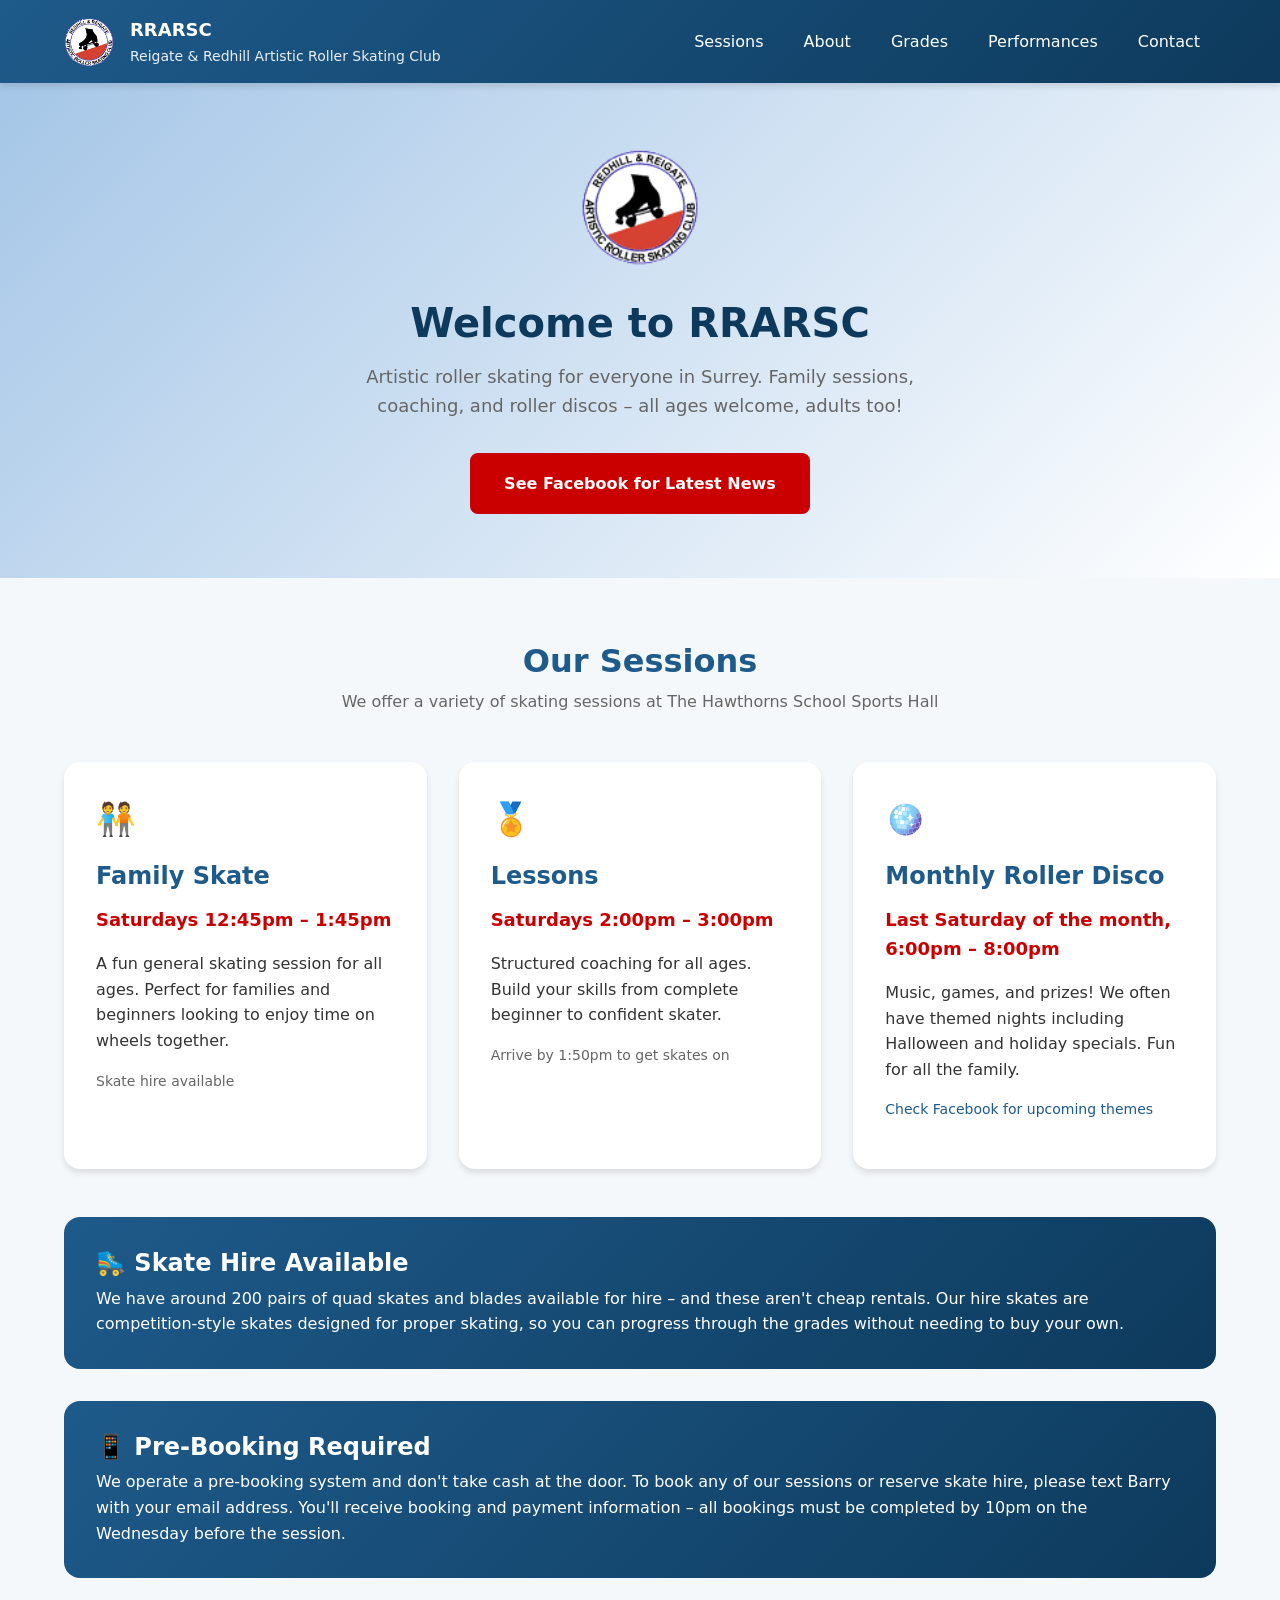
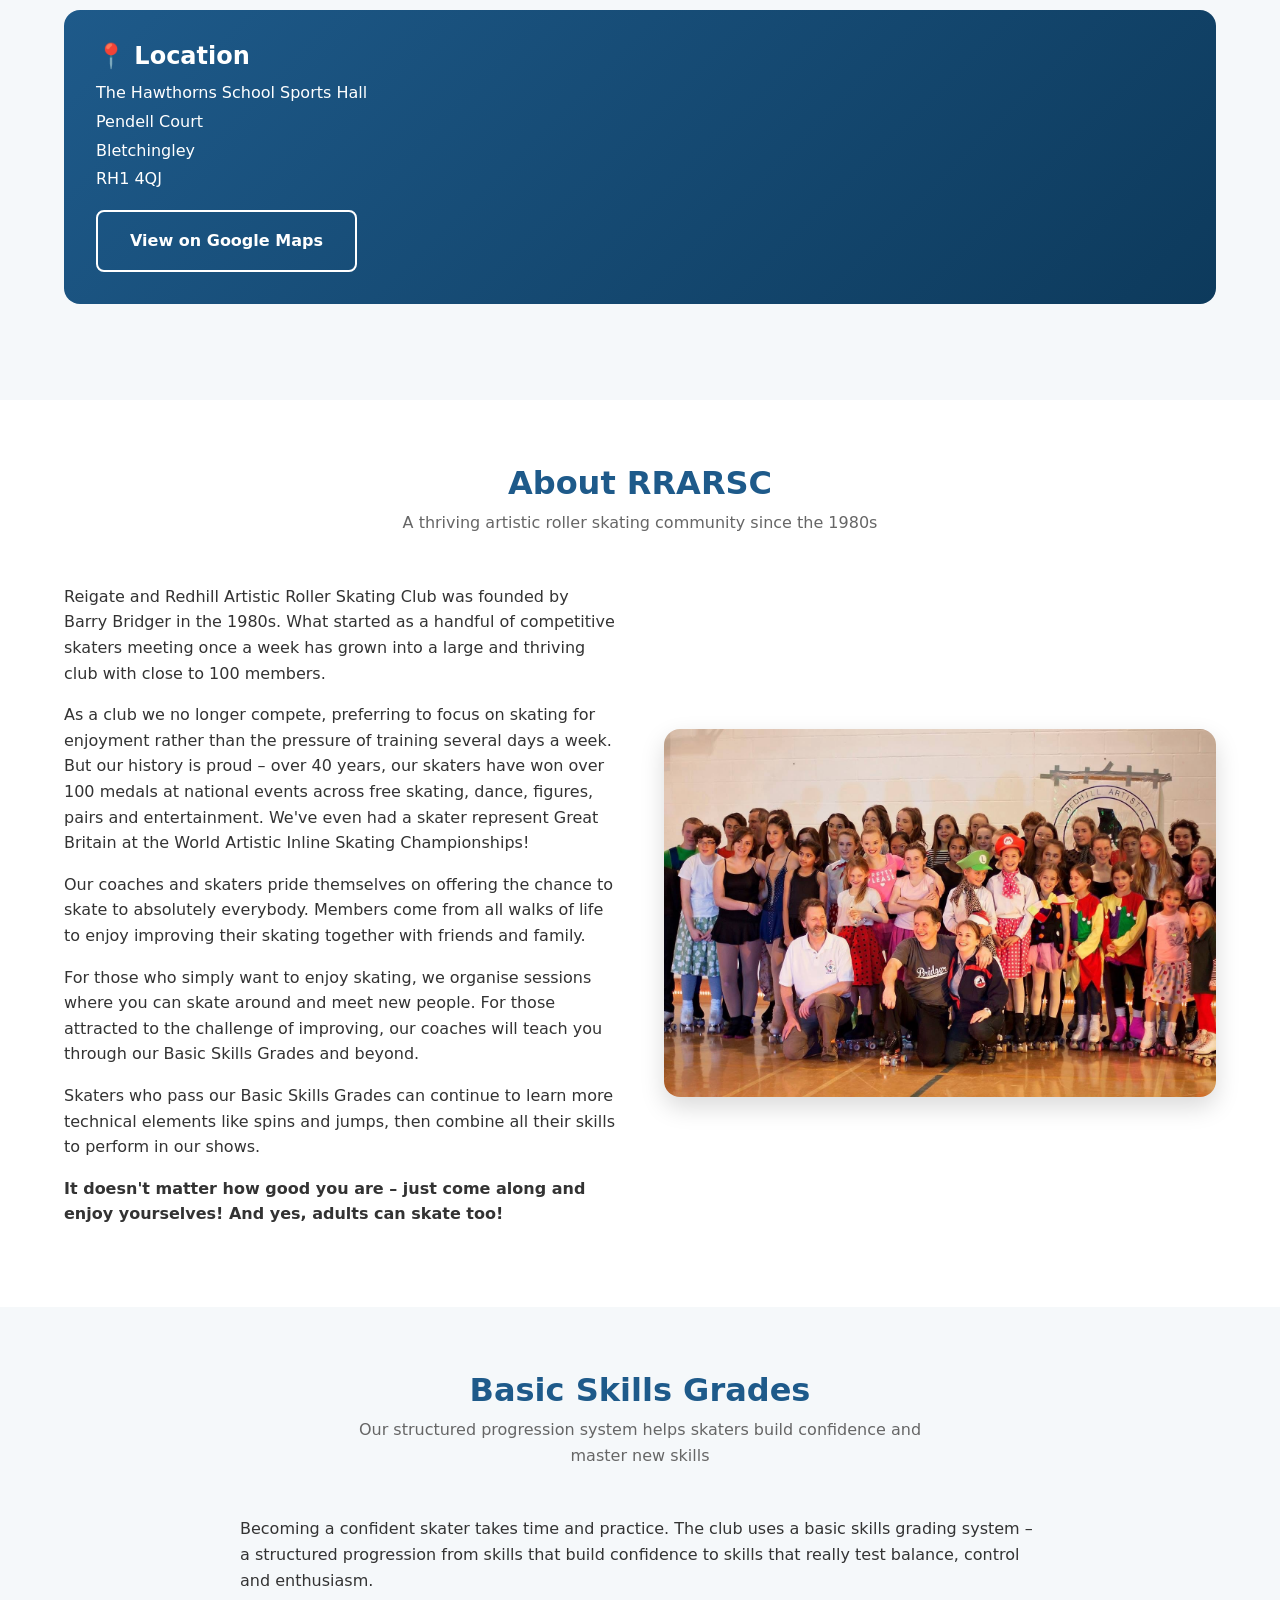
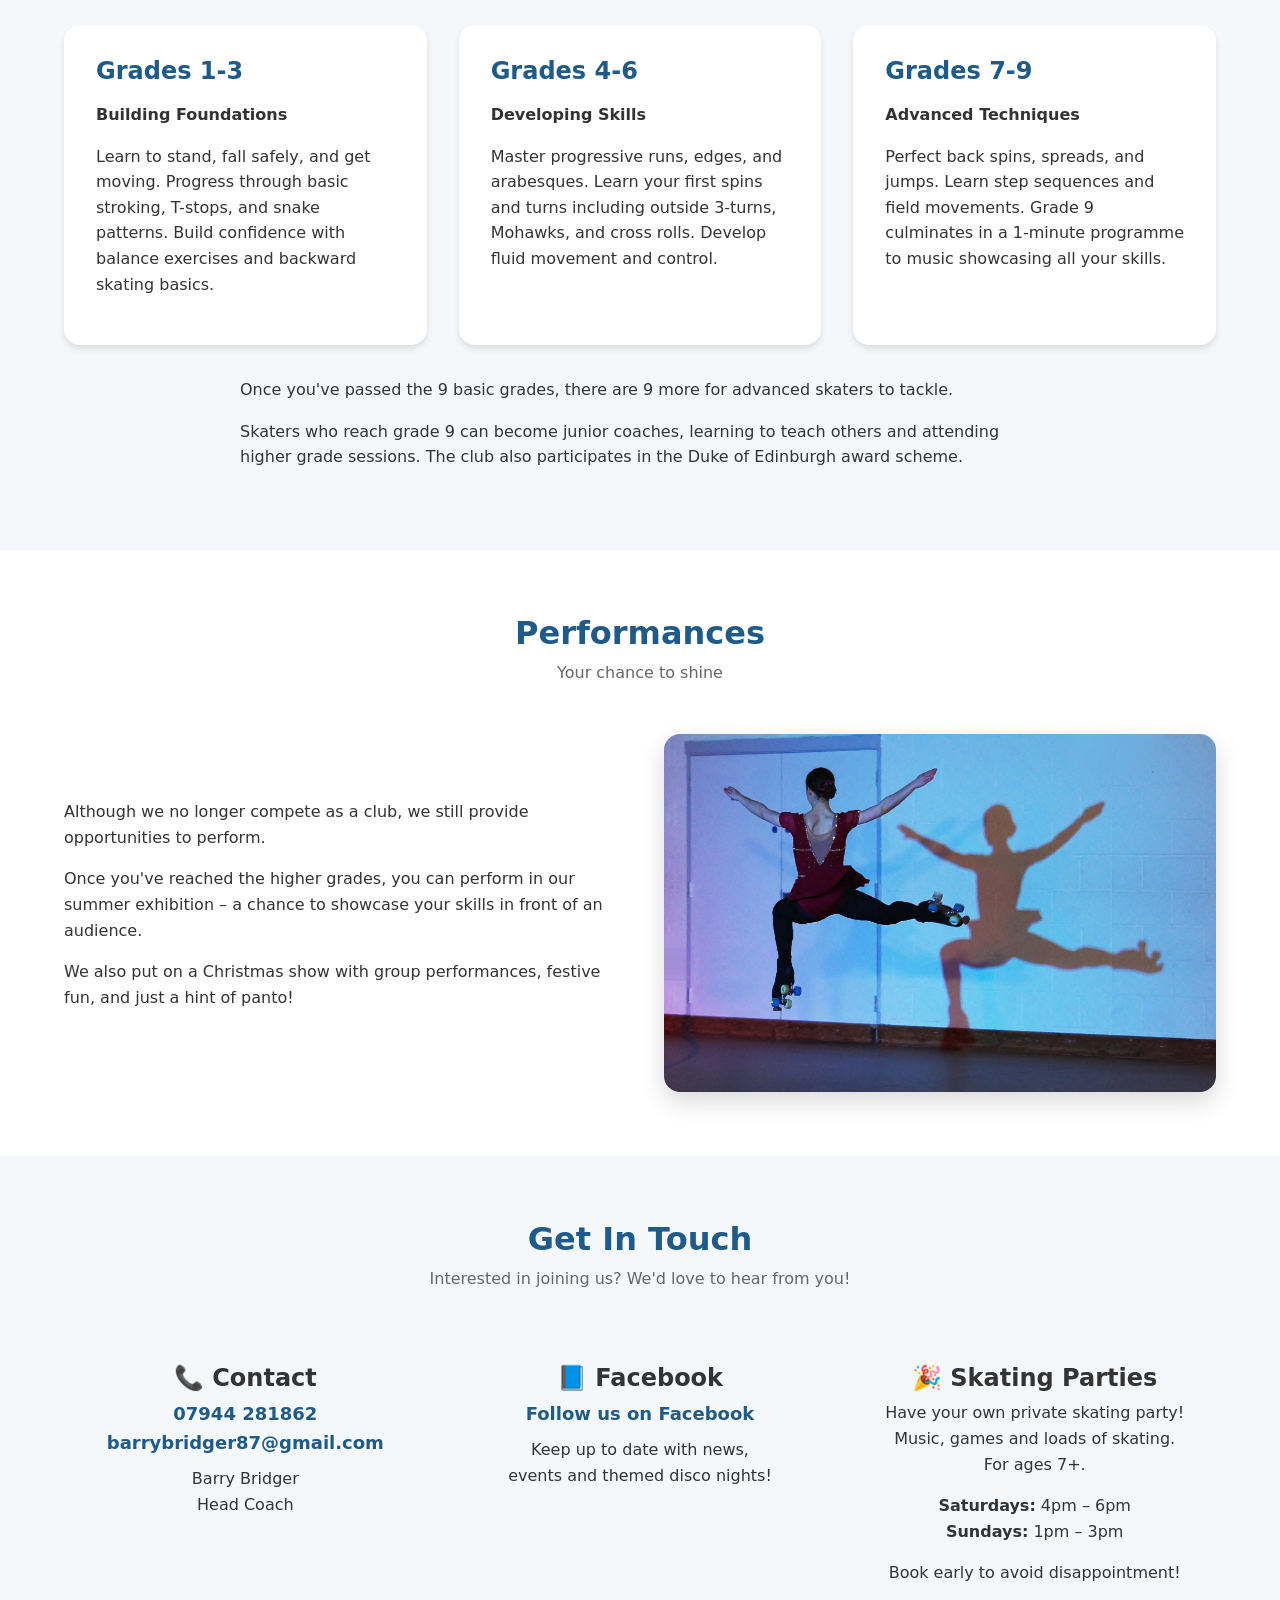
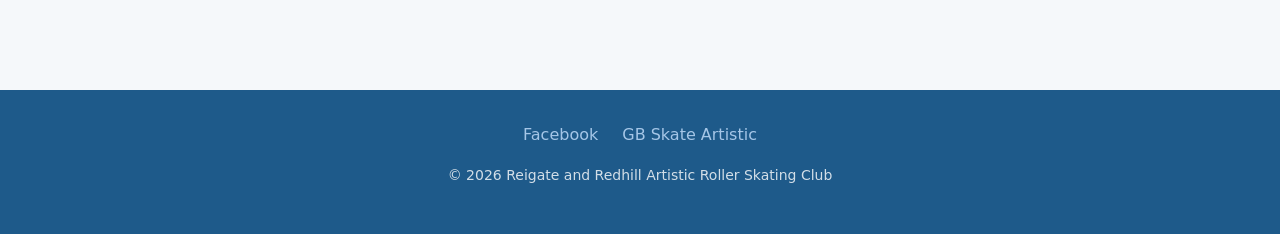
<file: index.html>
<!DOCTYPE html>
<html lang="en">
<head>
    <meta charset="UTF-8">
    <meta name="viewport" content="width=device-width, initial-scale=1.0">
    <meta name="description" content="Reigate and Redhill Artistic Roller Skating Club - Family skating sessions, lessons and roller discos in Surrey. All ages welcome, skate hire available.">
    <title>RRARSC - Reigate and Redhill Artistic Roller Skating Club</title>
    <link rel="stylesheet" href="styles.css">
</head>
<body>
    <a href="#main-content" class="skip-link">Skip to main content</a>

    <!-- Header -->
    <header class="site-header">
        <div class="container header-content">
            <div class="logo">
                <img src="assets/logo.png" alt="RRARSC Logo">
                <div class="logo-text">
                    RRARSC
                    <span>Reigate &amp; Redhill Artistic Roller Skating Club</span>
                </div>
            </div>
            <button class="menu-toggle" aria-label="Toggle navigation" aria-expanded="false">
                ☰
            </button>
            <nav>
                <ul class="nav-menu">
                    <li><a href="#sessions">Sessions</a></li>
                    <li><a href="#about">About</a></li>
                    <li><a href="#grades">Grades</a></li>
                    <li><a href="#performances">Performances</a></li>
                    <li><a href="#contact">Contact</a></li>
                </ul>
            </nav>
        </div>
    </header>

    <!-- Main Content -->
    <main id="main-content">
        <!-- Hero Section -->
        <section class="hero">
            <div class="container">
                <img src="assets/logo.png" alt="" class="hero-logo" aria-hidden="true">
                <h1>Welcome to RRARSC</h1>
                <p class="tagline">Artistic roller skating for everyone in Surrey. Family sessions, coaching, and roller discos – all ages welcome, adults too!</p>
                <a href="https://www.facebook.com/Reigate-and-Redhill-Roller-Skating-Club-135214560148057" target="_blank" rel="noopener" class="btn btn-primary">See Facebook for Latest News</a>
            </div>
        </section>

        <!-- Sessions Section -->
        <section id="sessions" class="sessions">
            <div class="container">
                <div class="section-header">
                    <h2>Our Sessions</h2>
                    <p>We offer a variety of skating sessions at The Hawthorns School Sports Hall</p>
                </div>

                <div class="card-grid">
                    <article class="card">
                        <div class="card-icon">🧑‍🤝‍🧑</div>
                        <h3>Family Skate</h3>
                        <p class="session-time">Saturdays 12:45pm – 1:45pm</p>
                        <p>A fun general skating session for all ages. Perfect for families and beginners looking to enjoy time on wheels together.</p>
                        <p class="session-details">Skate hire available</p>
                    </article>

                    <article class="card">
                        <div class="card-icon">🏅</div>
                        <h3>Lessons</h3>
                        <p class="session-time">Saturdays 2:00pm – 3:00pm</p>
                        <p>Structured coaching for all ages. Build your skills from complete beginner to confident skater.</p>
                        <p class="session-details">Arrive by 1:50pm to get skates on</p>
                    </article>

                    <article class="card">
                        <div class="card-icon">🪩</div>
                        <h3>Monthly Roller Disco</h3>
                        <p class="session-time">Last Saturday of the month, 6:00pm – 8:00pm</p>
                        <p>Music, games, and prizes! We often have themed nights including Halloween and holiday specials. Fun for all the family.</p>
                        <p class="session-details"><a href="https://www.facebook.com/Reigate-and-Redhill-Roller-Skating-Club-135214560148057" target="_blank" rel="noopener">Check Facebook for upcoming themes</a></p>
                    </article>
                </div>

                <div class="highlight-box" style="margin-top: var(--space-2xl);">
                    <h3>🛼 Skate Hire Available</h3>
                    <p style="margin-bottom: 0;">We have around 200 pairs of quad skates and blades available for hire – and these aren't cheap rentals. Our hire skates are competition-style skates designed for proper skating, so you can progress through the grades without needing to buy your own.</p>
                </div>

                <div class="highlight-box" style="margin-top: var(--space-lg);">
                    <h3>📱 Pre-Booking Required</h3>
                    <p style="margin-bottom: 0;">We operate a pre-booking system and don't take cash at the door. To book any of our sessions or reserve skate hire, please text Barry with your email address. You'll receive booking and payment information – all bookings must be completed by 10pm on the Wednesday before the session.</p>
                </div>

                <div class="highlight-box" style="margin-top: var(--space-lg);">
                    <h3>📍 Location</h3>
                    <address class="location-address">
                        The Hawthorns School Sports Hall<br>
                        Pendell Court<br>
                        Bletchingley<br>
                        RH1 4QJ
                    </address>
                    <a href="https://maps.google.com/?q=The+Hawthorns+School,+Bletchingley,+RH1+4QJ" target="_blank" rel="noopener" class="map-link btn btn-secondary" style="margin-top: var(--space-md); border-color: white; color: white;">View on Google Maps</a>
                </div>
            </div>
        </section>

        <!-- About Section -->
        <section id="about">
            <div class="container">
                <div class="section-header">
                    <h2>About RRARSC</h2>
                    <p>A thriving artistic roller skating community since the 1980s</p>
                </div>

                <div class="about-with-image">
                    <div class="about-text">
                        <p>Reigate and Redhill Artistic Roller Skating Club was founded by Barry Bridger in the 1980s. What started as a handful of competitive skaters meeting once a week has grown into a large and thriving club with close to 100 members.</p>

                        <p>As a club we no longer compete, preferring to focus on skating for enjoyment rather than the pressure of training several days a week. But our history is proud – over 40 years, our skaters have won over 100 medals at national events across free skating, dance, figures, pairs and entertainment. We've even had a skater represent Great Britain at the World Artistic Inline Skating Championships!</p>

                        <p>Our coaches and skaters pride themselves on offering the chance to skate to absolutely everybody. Members come from all walks of life to enjoy improving their skating together with friends and family.</p>
                        
                        <p>For those who simply want to enjoy skating, we organise sessions where you can skate around and meet new people. For those attracted to the challenge of improving, our coaches will teach you through our Basic Skills Grades and beyond.</p>

                        <p>Skaters who pass our Basic Skills Grades can continue to learn more technical elements like spins and jumps, then combine all their skills to perform in our shows.</p>

                        <p><strong>It doesn't matter how good you are – just come along and enjoy yourselves! And yes, adults can skate too!</strong></p>
                    </div>
                    <div class="about-image">
                        <img src="assets/club.jpg" alt="RRARSC skaters">
                    </div>
                </div>
            </div>
        </section>

        <!-- Grades Section -->
        <section id="grades" class="sessions">
            <div class="container">
                <div class="section-header">
                    <h2>Basic Skills Grades</h2>
                    <p>Our structured progression system helps skaters build confidence and master new skills</p>
                </div>

                <div class="about-content">
                    <p>Becoming a confident skater takes time and practice. The club uses a basic skills grading system – a structured progression from skills that build confidence to skills that really test balance, control and enthusiasm.</p>
                </div>

                <div class="card-grid" style="margin-top: var(--space-xl);">
                    <article class="card">
                        <h3>Grades 1-3</h3>
                        <p><strong>Building Foundations</strong></p>
                        <p>Learn to stand, fall safely, and get moving. Progress through basic stroking, T-stops, and snake patterns. Build confidence with balance exercises and backward skating basics.</p>
                    </article>

                    <article class="card">
                        <h3>Grades 4-6</h3>
                        <p><strong>Developing Skills</strong></p>
                        <p>Master progressive runs, edges, and arabesques. Learn your first spins and turns including outside 3-turns, Mohawks, and cross rolls. Develop fluid movement and control.</p>
                    </article>

                    <article class="card">
                        <h3>Grades 7-9</h3>
                        <p><strong>Advanced Techniques</strong></p>
                        <p>Perfect back spins, spreads, and jumps. Learn step sequences and field movements. Grade 9 culminates in a 1-minute programme to music showcasing all your skills.</p>
                    </article>
                </div>

                <div class="about-content">
                    <p style="margin-top: var(--space-xl);">Once you've passed the 9 basic grades, there are 9 more for advanced skaters to tackle.</p>

                    <p>Skaters who reach grade 9 can become junior coaches, learning to teach others and attending higher grade sessions. The club also participates in the Duke of Edinburgh award scheme.</p>
                </div>
            </div>
        </section>

        <!-- Performances Section -->
        <section id="performances">
            <div class="container">
                <div class="section-header">
                    <h2>Performances</h2>
                    <p>Your chance to shine</p>
                </div>

                <div class="about-with-image">
                    <div class="about-text">
                        <p>Although we no longer compete as a club, we still provide opportunities to perform.</p>

                        <p>Once you've reached the higher grades, you can perform in our summer exhibition – a chance to showcase your skills in front of an audience.</p>

                        <p>We also put on a Christmas show with group performances, festive fun, and just a hint of panto!</p>
                    </div>
                    <div class="about-image">
                        <img src="assets/performance.jpg" alt="RRARSC performance">
                    </div>
                </div>
            </div>
        </section>

        <!-- Contact Section -->
        <section id="contact" class="contact">
            <div class="container">
                <div class="section-header">
                    <h2>Get In Touch</h2>
                    <p>Interested in joining us? We'd love to hear from you!</p>
                </div>

                <div class="contact-info">
                    <div class="contact-item">
                        <h3>📞 Contact</h3>
                        <a href="tel:07944281862">07944 281862</a><br>
                        <a href="mailto:barrybridger87@gmail.com">barrybridger87@gmail.com</a>
                        <p style="margin-top: var(--space-sm);">Barry Bridger<br>Head Coach</p>
                    </div>

                    <div class="contact-item">
                        <h3>📘 Facebook</h3>
                        <a href="https://www.facebook.com/Reigate-and-Redhill-Roller-Skating-Club-135214560148057" target="_blank" rel="noopener">Follow us on Facebook</a>
                        <p style="margin-top: var(--space-sm);">Keep up to date with news,<br>events and themed disco nights!</p>
                    </div>

                    <div class="contact-item">
                        <h3>🎉 Skating Parties</h3>
                        <p>Have your own private skating party!<br>Music, games and loads of skating.<br>For ages 7+.</p>
                        <p style="margin-top: var(--space-sm);"><strong>Saturdays:</strong> 4pm – 6pm<br><strong>Sundays:</strong> 1pm – 3pm</p>
                        <p style="margin-top: var(--space-sm);">Book early to avoid disappointment!</p>
                    </div>
                </div>
            </div>
        </section>
    </main>

    <!-- Footer -->
    <footer class="site-footer">
        <div class="container">
            <nav class="footer-links">
                <a href="https://www.facebook.com/Reigate-and-Redhill-Roller-Skating-Club-135214560148057" target="_blank" rel="noopener">Facebook</a>
                <a href="https://gbskateartistic.co.uk" target="_blank" rel="noopener">GB Skate Artistic</a>
            </nav>
            <p class="footer-copyright">
                © 2026 Reigate and Redhill Artistic Roller Skating Club
            </p>
        </div>
    </footer>

    <!-- Simple mobile menu toggle script -->
    <script>
        document.querySelector('.menu-toggle').addEventListener('click', function() {
            const menu = document.querySelector('.nav-menu');
            const expanded = this.getAttribute('aria-expanded') === 'true';
            this.setAttribute('aria-expanded', !expanded);
            menu.classList.toggle('active');
        });
    </script>
</body>
</html>
</file>
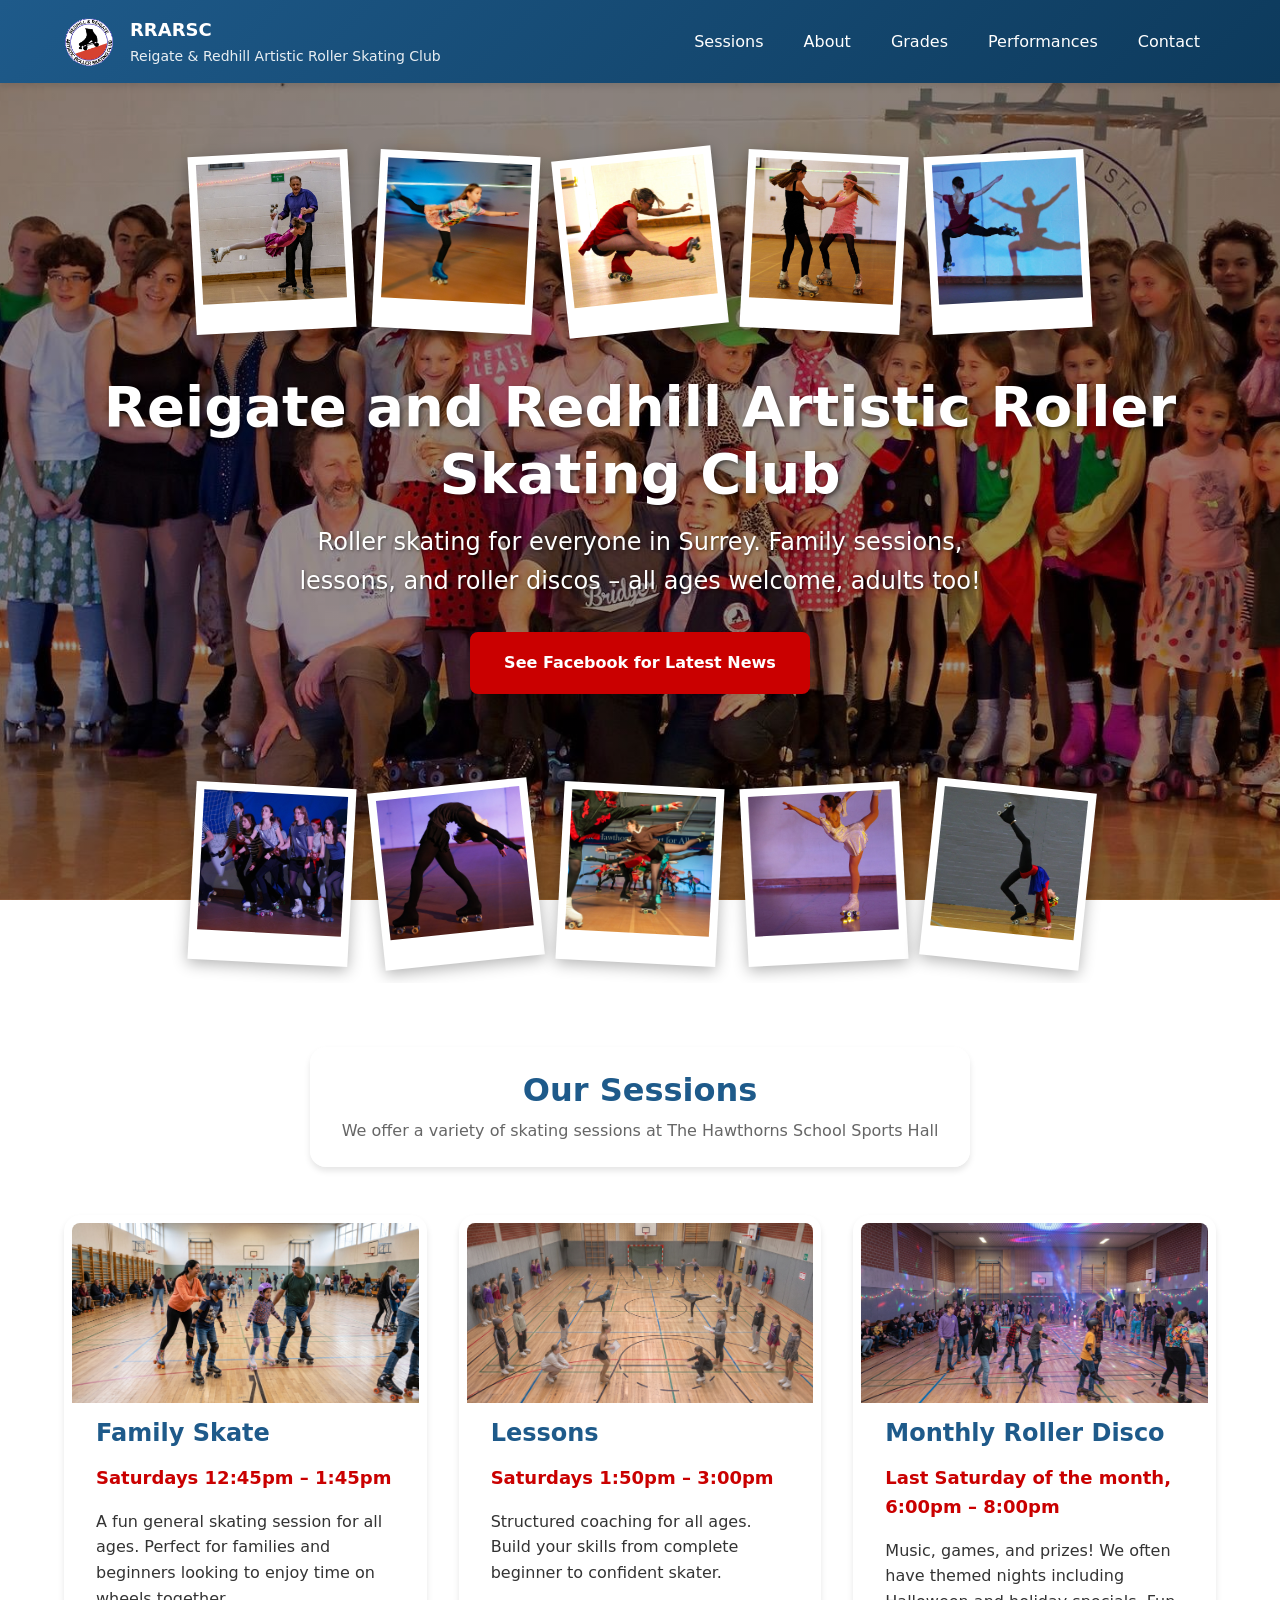
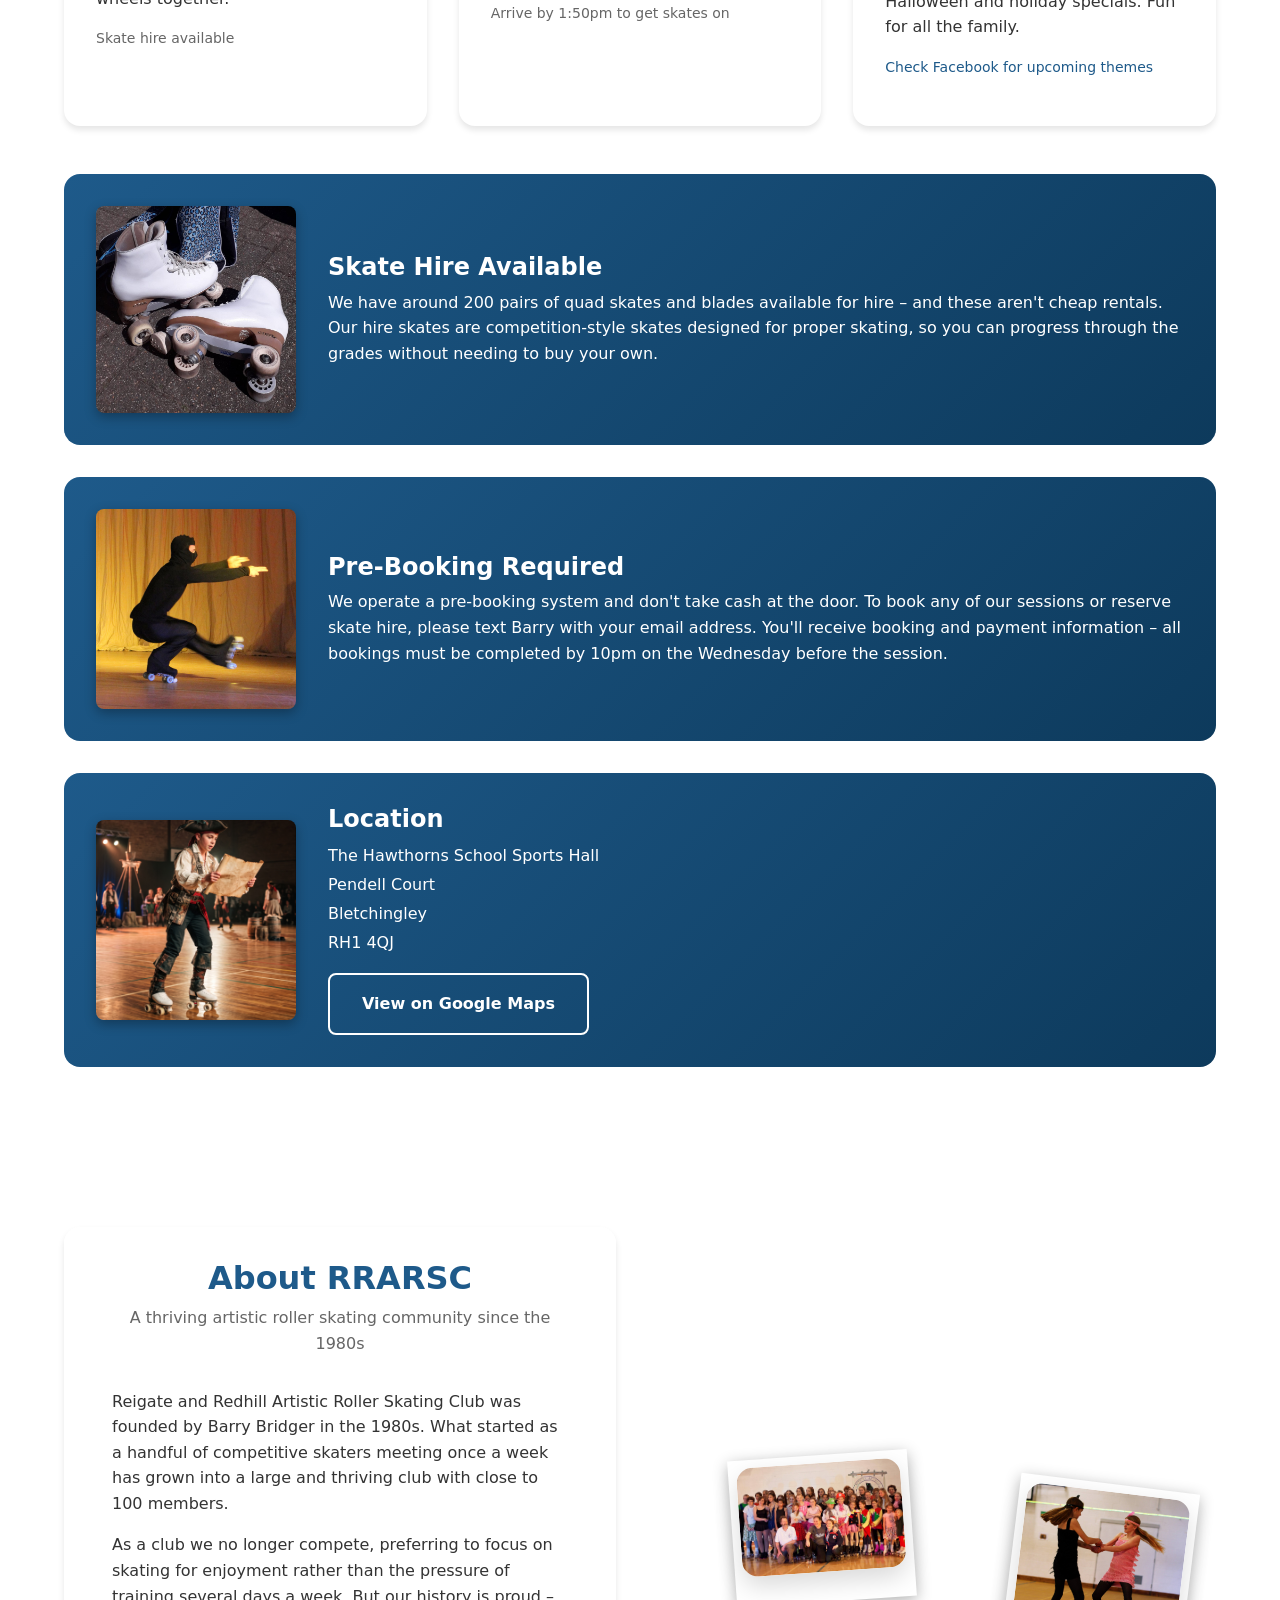
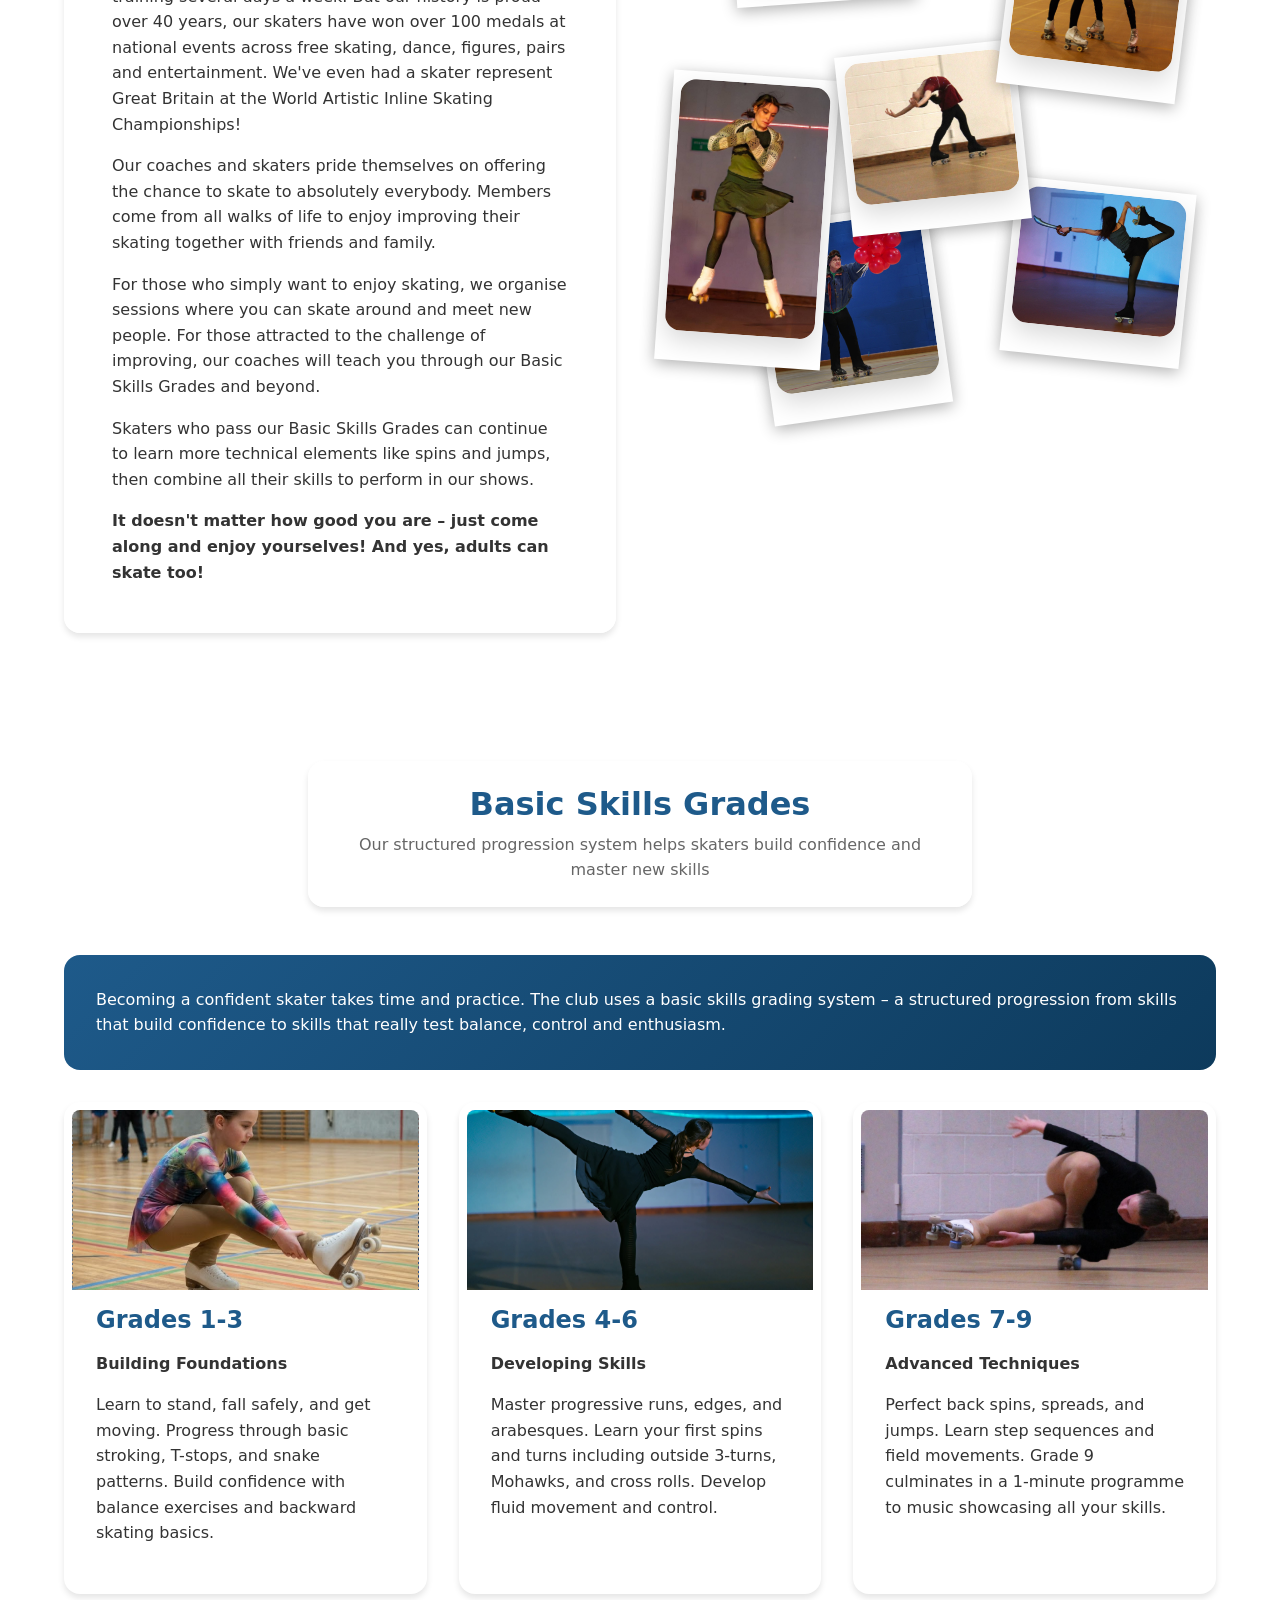
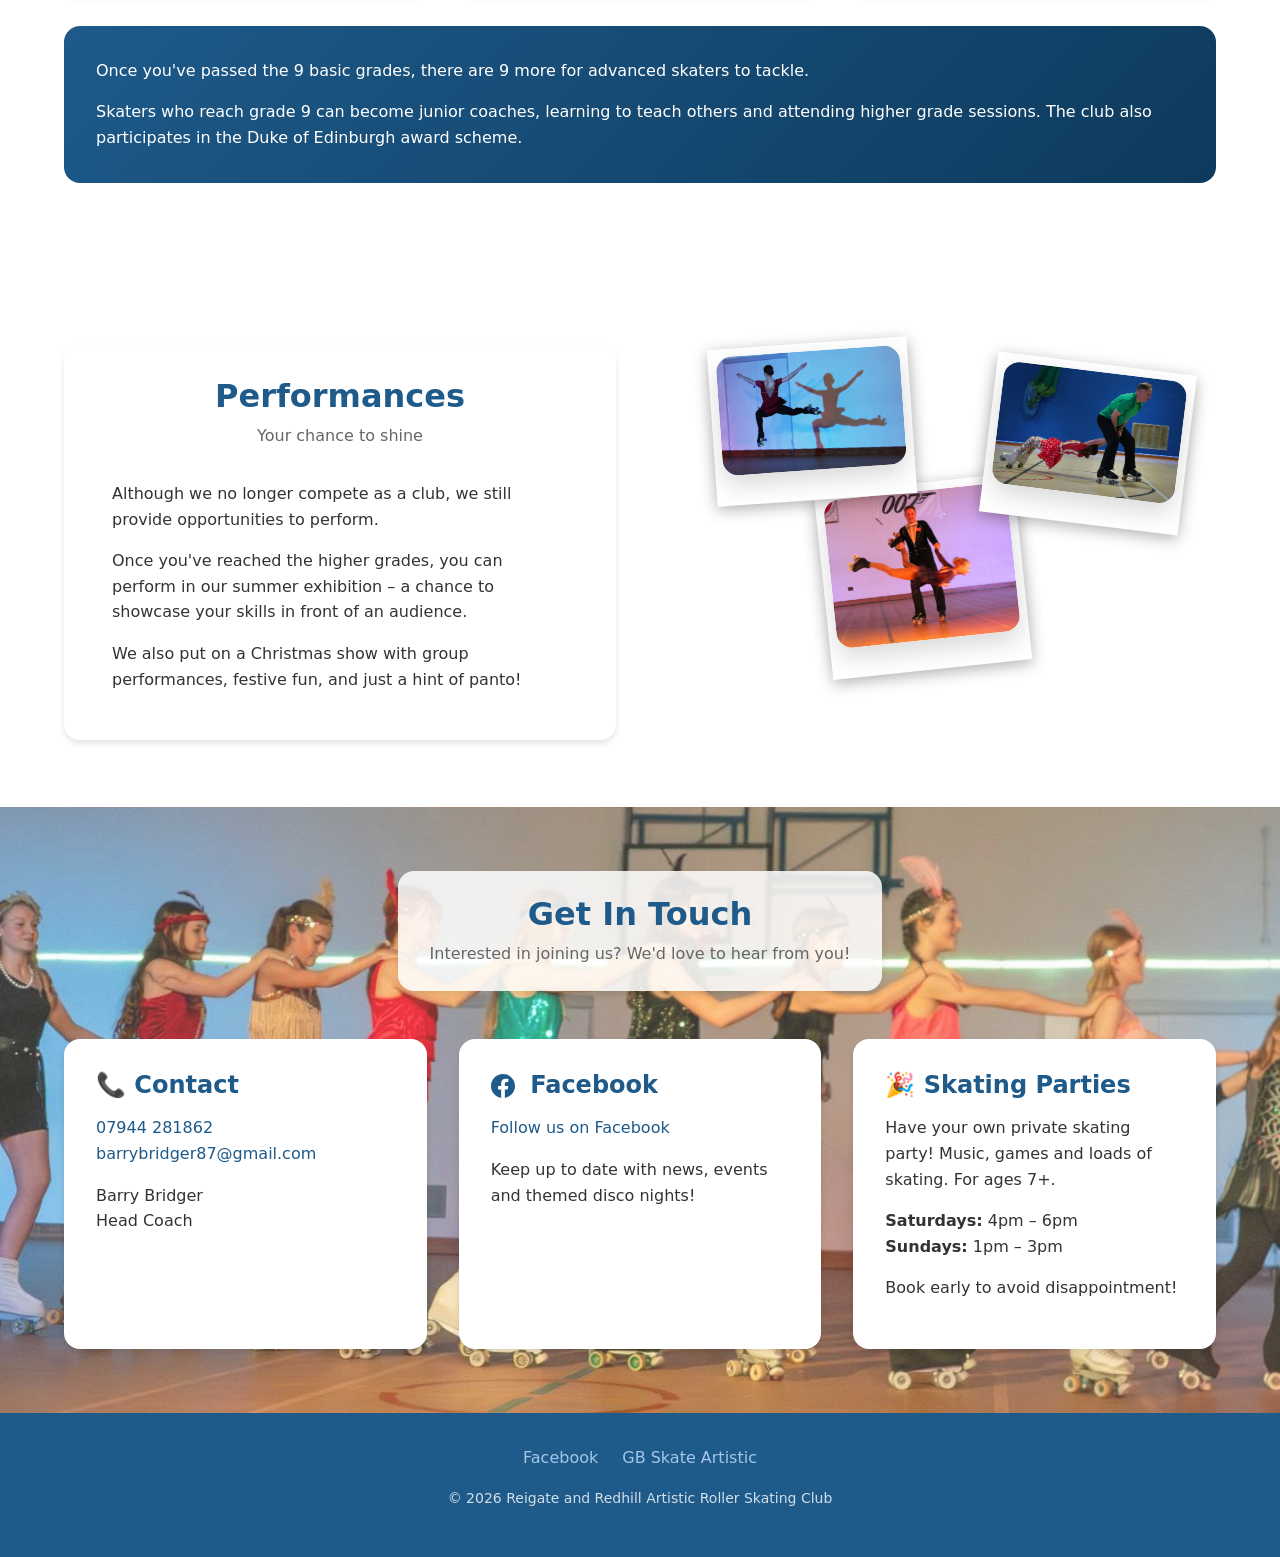
<file: docs/index.html>
<!DOCTYPE html>
<html lang="en">
<head>
    <meta charset="UTF-8">
    <meta name="viewport" content="width=device-width, initial-scale=1.0">
    <meta name="description" content="Reigate and Redhill Artistic Roller Skating Club - Family skating sessions, lessons and roller discos in Surrey. All ages welcome, skate hire available.">
    <title>RRARSC - Reigate and Redhill Artistic Roller Skating Club</title>
    <link rel="stylesheet" href="styles.css">
    <link rel="icon" href="assets/logo.png" type="image/png">
</head>
<body>
    <a href="#main-content" class="skip-link">Skip to main content</a>

    <!-- Header -->
    <header class="site-header">
        <div class="container header-content">
            <div class="logo">
                <img src="assets/logo.png" alt="RRARSC Logo">
                <div class="logo-text">
                    RRARSC
                    <span>Reigate &amp; Redhill Artistic Roller Skating Club</span>
                </div>
            </div>
            <button class="menu-toggle" aria-label="Toggle navigation" aria-expanded="false">
                ☰
            </button>
            <nav>
                <ul class="nav-menu">
                    <li><a href="#sessions">Sessions</a></li>
                    <li><a href="#about">About</a></li>
                    <li><a href="#grades">Grades</a></li>
                    <li><a href="#performances">Performances</a></li>
                    <li><a href="#contact">Contact</a></li>
                </ul>
            </nav>
        </div>
    </header>

    <!-- Main Content -->
    <main id="main-content">
        <!-- Hero Section -->
        <section class="hero hero-fullscreen" style="background-image: linear-gradient(rgba(0,0,0,0.4), rgba(0,0,0,0.4)), url('assets/club.jpg');">
            <div class="container hero-content">
                <h1>Reigate and Redhill Artistic Roller Skating Club</h1>
                <p class="hero-subtitle">Roller skating for everyone in Surrey. Family sessions, lessons, and roller discos – all ages welcome, adults too!</p>
                <a href="https://www.facebook.com/Reigate-and-Redhill-Roller-Skating-Club-135214560148057" target="_blank" rel="noopener" class="btn btn-primary">See Facebook for Latest News</a>
            </div>
            <!-- Top row of polaroid photos -->
            <div class="hero-photo-row hero-photo-row-top">
                <div class="fun-photo tilt-left">
                    <img src="assets/performance-artistic-lift.jpg" alt="Artistic lift">
                </div>
                <div class="fun-photo tilt-right">
                    <img src="assets/show-arabesque.jpg" alt="Arabesque pose">
                </div>
                <div class="fun-photo tilt-left-more">
                    <img src="assets/performance-spin1.jpg" alt="Spinning">
                </div>
                <div class="fun-photo tilt-right">
                    <img src="assets/show-pair-spin.jpg" alt="Pair spin">
                </div>
                <div class="fun-photo tilt-left">
                    <img src="assets/performance-jump1.jpg" alt="Jump">
                </div>
            </div>
            <!-- Bottom row of polaroid photos -->
            <div class="hero-photo-row hero-photo-row-bottom">
                <div class="fun-photo tilt-right">
                    <img src="assets/show-pirates.jpg" alt="Pirates show">
                </div>
                <div class="fun-photo tilt-left-more">
                    <img src="assets/performance-layback1.jpg" alt="Layback">
                </div>
                <div class="fun-photo tilt-right">
                    <img src="assets/show-group1.jpg" alt="Group performance">
                </div>
                <div class="fun-photo tilt-left">
                    <img src="assets/performance-cross-grab-spiral.jpg" alt="Spiral">
                </div>
                <div class="fun-photo tilt-right-more">
                    <img src="assets/show-backflip.jpg" alt="Backflip">
                </div>
            </div>
        </section>

        <!-- Sessions Section -->
        <section id="sessions" class="sessions" style="background-image: linear-gradient(rgba(255,255,255,0.2), rgba(255,255,255,0.2)), url('assets/show-cross-grab-spiral.jpg');">
            <div class="container">
                <div class="section-header section-header-boxed">
                    <h2>Our Sessions</h2>
                    <p>We offer a variety of skating sessions at The Hawthorns School Sports Hall</p>
                </div>

                <div class="card-grid">
                    <article class="card">
                        <div class="card-photo">
                            <img src="assets/family-skate1.jpg" alt="Family skating session">
                        </div>
                        <h3>Family Skate</h3>
                        <p class="session-time">Saturdays 12:45pm – 1:45pm</p>
                        <p>A fun general skating session for all ages. Perfect for families and beginners looking to enjoy time on wheels together.</p>
                        <p class="session-details">Skate hire available</p>
                    </article>

                    <article class="card">
                        <div class="card-photo">
                            <img src="assets/lessons1.jpg" alt="Roller skates">
                        </div>
                        <h3>Lessons</h3>
                        <p class="session-time">Saturdays 1:50pm – 3:00pm</p>
                        <p>Structured coaching for all ages. Build your skills from complete beginner to confident skater.</p>
                        <p class="session-details">Arrive by 1:50pm to get skates on</p>
                    </article>

                    <article class="card">
                        <div class="card-photo">
                            <img src="assets/disco1.jpg" alt="Fun at the roller disco">
                        </div>
                        <h3>Monthly Roller Disco</h3>
                        <p class="session-time">Last Saturday of the month, 6:00pm – 8:00pm</p>
                        <p>Music, games, and prizes! We often have themed nights including Halloween and holiday specials. Fun for all the family.</p>
                        <p class="session-details"><a href="https://www.facebook.com/Reigate-and-Redhill-Roller-Skating-Club-135214560148057" target="_blank" rel="noopener">Check Facebook for upcoming themes</a></p>
                    </article>
                </div>

                <div class="highlight-box highlight-box-with-image" style="margin-top: var(--space-2xl);">
                    <div class="highlight-box-image">
                        <img src="assets/skates3.jpg" alt="Roller skates available for hire">
                    </div>
                    <div class="highlight-box-content">
                        <h3>Skate Hire Available</h3>
                        <p style="margin-bottom: 0;">We have around 200 pairs of quad skates and blades available for hire – and these aren't cheap rentals. Our hire skates are competition-style skates designed for proper skating, so you can progress through the grades without needing to buy your own.</p>
                    </div>
                </div>

                <div class="highlight-box highlight-box-with-image" style="margin-top: var(--space-lg);">
                    <div class="highlight-box-image">
                        <img src="assets/show-ninja.jpg" alt="Skater in ninja costume">
                    </div>
                    <div class="highlight-box-content">
                        <h3>Pre-Booking Required</h3>
                        <p style="margin-bottom: 0;">We operate a pre-booking system and don't take cash at the door. To book any of our sessions or reserve skate hire, please text Barry with your email address. You'll receive booking and payment information – all bookings must be completed by 10pm on the Wednesday before the session.</p>
                    </div>
                </div>

                <div class="highlight-box highlight-box-with-image" style="margin-top: var(--space-lg);">
                    <div class="highlight-box-image">
                        <img src="assets/map-reading.jpg" alt="Reading a map">
                    </div>
                    <div class="highlight-box-content">
                        <h3>Location</h3>
                        <address class="location-address">
                            The Hawthorns School Sports Hall<br>
                            Pendell Court<br>
                            Bletchingley<br>
                            RH1 4QJ
                        </address>
                        <a href="https://maps.google.com/?q=The+Hawthorns+School+Sports+Centre,+Bletchingley,+RH1+4QJ" target="_blank" rel="noopener" class="map-link btn btn-secondary" style="margin-top: var(--space-md); border-color: white; color: white;">View on Google Maps</a>
                    </div>
                </div>
            </div>
        </section>

        <!-- About Section -->
        <section id="about" style="background-image: linear-gradient(rgba(255,255,255,0.2), rgba(255,255,255,0.2)), url('assets/show-barry-pirate.jpg'); background-position: center 20%;">
            <div class="container">
                <div class="about-with-image">
                    <div class="content-box">
                        <div class="section-header">
                            <h2>About RRARSC</h2>
                            <p>A thriving artistic roller skating community since the 1980s</p>
                        </div>

                        <div class="about-text">
                            <p>Reigate and Redhill Artistic Roller Skating Club was founded by Barry Bridger in the 1980s. What started as a handful of competitive skaters meeting once a week has grown into a large and thriving club with close to 100 members.</p>

                            <p>As a club we no longer compete, preferring to focus on skating for enjoyment rather than the pressure of training several days a week. But our history is proud – over 40 years, our skaters have won over 100 medals at national events across free skating, dance, figures, pairs and entertainment. We've even had a skater represent Great Britain at the World Artistic Inline Skating Championships!</p>

                            <p>Our coaches and skaters pride themselves on offering the chance to skate to absolutely everybody. Members come from all walks of life to enjoy improving their skating together with friends and family.</p>
                            
                            <p>For those who simply want to enjoy skating, we organise sessions where you can skate around and meet new people. For those attracted to the challenge of improving, our coaches will teach you through our Basic Skills Grades and beyond.</p>

                            <p>Skaters who pass our Basic Skills Grades can continue to learn more technical elements like spins and jumps, then combine all their skills to perform in our shows.</p>

                            <p><strong>It doesn't matter how good you are – just come along and enjoy yourselves! And yes, adults can skate too!</strong></p>
                        </div>
                    </div>
                    <div class="about-image photo-pile photo-pile-large">
                        <div class="fun-photo pile-1">
                            <img src="assets/club.jpg" alt="RRARSC club members">
                        </div>
                        <div class="fun-photo pile-2">
                            <img src="assets/show-pair-spin.jpg" alt="Two skaters in a show, performing a spin duet.">
                        </div>
                        <div class="fun-photo pile-3">
                            <img src="assets/performance-layback2.jpg" alt="A skater performing a layback">
                        </div>
                        <div class="fun-photo pile-4">
                            <img src="assets/performance-jump2.jpg" alt="Skater performing a jump">
                        </div>
                        <div class="fun-photo pile-5">
                            <img src="assets/show-barry-balloons.jpg" alt="Barry with balloons">
                        </div>
                        <div class="fun-photo pile-6">
                            <img src="assets/show-cross-grab-spiral-pirate.jpg" alt="Skater in pirate costume performing spiral">
                        </div>
                    </div>
                </div>
            </div>
        </section>

        <!-- Grades Section -->
        <section id="grades" class="sessions" style="background-image: linear-gradient(rgba(255,250,240,0.2), rgba(255,250,240,0.2)), url('assets/show-group1.jpg');">
            <div class="container">
                <div class="section-header section-header-boxed">
                    <h2>Basic Skills Grades</h2>
                    <p>Our structured progression system helps skaters build confidence and master new skills</p>
                </div>

                <div class="highlight-box">
                    <p style="margin-bottom: 0;">Becoming a confident skater takes time and practice. The club uses a basic skills grading system – a structured progression from skills that build confidence to skills that really test balance, control and enthusiasm.</p>
                </div>

                <div class="card-grid" style="margin-top: var(--space-xl);">
                    <article class="card">
                        <div class="card-photo">
                            <img src="assets/lesson-little-man.png" alt="Roller skates for beginners">
                        </div>
                        <h3>Grades 1-3</h3>
                        <p><strong>Building Foundations</strong></p>
                        <p>Learn to stand, fall safely, and get moving. Progress through basic stroking, T-stops, and snake patterns. Build confidence with balance exercises and backward skating basics.</p>
                    </article>

                    <article class="card">
                        <div class="card-photo">
                            <img src="assets/performance-arabesque.jpg" alt="Skater performing a spin">
                        </div>
                        <h3>Grades 4-6</h3>
                        <p><strong>Developing Skills</strong></p>
                        <p>Master progressive runs, edges, and arabesques. Learn your first spins and turns including outside 3-turns, Mohawks, and cross rolls. Develop fluid movement and control.</p>
                    </article>

                    <article class="card">
                        <div class="card-photo">
                            <img src="assets/performance-spin2.jpg" alt="Skater performing a jump">
                        </div>
                        <h3>Grades 7-9</h3>
                        <p><strong>Advanced Techniques</strong></p>
                        <p>Perfect back spins, spreads, and jumps. Learn step sequences and field movements. Grade 9 culminates in a 1-minute programme to music showcasing all your skills.</p>
                    </article>
                </div>

                <div class="highlight-box" style="margin-top: var(--space-xl);">
                    <p>Once you've passed the 9 basic grades, there are 9 more for advanced skaters to tackle.</p>
                    <p style="margin-bottom: 0;">Skaters who reach grade 9 can become junior coaches, learning to teach others and attending higher grade sessions. The club also participates in the Duke of Edinburgh award scheme.</p>
                </div>
            </div>
        </section>

        <!-- Performances Section -->
        <section id="performances" style="background-image: linear-gradient(rgba(255,255,255,0.2), rgba(255,255,255,0.2)), url('assets/show-group2.jpg');">
            <div class="container">
                <div class="about-with-image">
                    <div class="content-box">
                        <div class="section-header">
                            <h2>Performances</h2>
                            <p>Your chance to shine</p>
                        </div>

                        <div class="about-text">
                            <p>Although we no longer compete as a club, we still provide opportunities to perform.</p>

                            <p>Once you've reached the higher grades, you can perform in our summer exhibition – a chance to showcase your skills in front of an audience.</p>

                            <p>We also put on a Christmas show with group performances, festive fun, and just a hint of panto!</p>
                        </div>
                    </div>
                    <div class="about-image photo-pile">
                        <div class="fun-photo pile-1">
                            <img src="assets/performance-jump1.jpg" alt="Skater performing a jump">
                        </div>
                        <div class="fun-photo pile-2">
                            <img src="assets/show-through-legs.jpg" alt="Show performance">
                        </div>
                        <div class="fun-photo pile-3">
                            <img src="assets/performance-artistic-lift2.jpg" alt="Artistic lift performance">
                        </div>
                    </div>
                </div>
            </div>
        </section>

        <!-- Contact Section -->
        <section id="contact" class="contact" style="background-image: linear-gradient(rgba(255,245,238,0.2), rgba(255,245,238,0.2)), url('assets/show-group3.jpg'); background-attachment: scroll;">
            <div class="container">
                <div class="section-header section-header-boxed">
                    <h2>Get In Touch</h2>
                    <p>Interested in joining us? We'd love to hear from you!</p>
                </div>

                <div class="card-grid">
                    <article class="card">
                        <h3>📞 Contact</h3>
                        <p>
                            <a href="tel:07944281862">07944 281862</a><br>
                            <a href="mailto:barrybridger87@gmail.com">barrybridger87@gmail.com</a>
                        </p>
                        <p>Barry Bridger<br>Head Coach</p>
                    </article>

                    <article class="card">
                        <h3><svg xmlns="http://www.w3.org/2000/svg" width="24" height="24" viewBox="0 0 24 24" fill="currentColor" style="vertical-align: middle; margin-right: 0.3em;"><path d="M24 12.073c0-6.627-5.373-12-12-12s-12 5.373-12 12c0 5.99 4.388 10.954 10.125 11.854v-8.385H7.078v-3.47h3.047V9.43c0-3.007 1.792-4.669 4.533-4.669 1.312 0 2.686.235 2.686.235v2.953H15.83c-1.491 0-1.956.925-1.956 1.874v2.25h3.328l-.532 3.47h-2.796v8.385C19.612 23.027 24 18.062 24 12.073z"/></svg> Facebook</h3>
                        <p><a href="https://www.facebook.com/Reigate-and-Redhill-Roller-Skating-Club-135214560148057" target="_blank" rel="noopener">Follow us on Facebook</a></p>
                        <p>Keep up to date with news, events and themed disco nights!</p>
                    </article>

                    <article class="card">
                        <h3>🎉 Skating Parties</h3>
                        <p>Have your own private skating party! Music, games and loads of skating. For ages 7+.</p>
                        <p><strong>Saturdays:</strong> 4pm – 6pm<br><strong>Sundays:</strong> 1pm – 3pm</p>
                        <p>Book early to avoid disappointment!</p>
                    </article>
                </div>
            </div>
        </section>
    </main>

    <!-- Footer -->
    <footer class="site-footer">
        <div class="container">
            <nav class="footer-links">
                <a href="https://www.facebook.com/Reigate-and-Redhill-Roller-Skating-Club-135214560148057" target="_blank" rel="noopener">Facebook</a>
                <a href="https://gbskateartistic.co.uk" target="_blank" rel="noopener">GB Skate Artistic</a>
            </nav>
            <p class="footer-copyright">
                © 2026 Reigate and Redhill Artistic Roller Skating Club
            </p>
        </div>
    </footer>

    <!-- Simple mobile menu toggle script -->
    <script>
        document.querySelector('.menu-toggle').addEventListener('click', function() {
            const menu = document.querySelector('.nav-menu');
            const expanded = this.getAttribute('aria-expanded') === 'true';
            this.setAttribute('aria-expanded', !expanded);
            menu.classList.toggle('active');
        });

        // Close menu when a nav link is clicked
        document.querySelectorAll('.nav-menu a').forEach(function(link) {
            link.addEventListener('click', function() {
                const menu = document.querySelector('.nav-menu');
                const toggle = document.querySelector('.menu-toggle');
                menu.classList.remove('active');
                toggle.setAttribute('aria-expanded', 'false');
            });
        });
    </script>
</body>
</html>
</file>
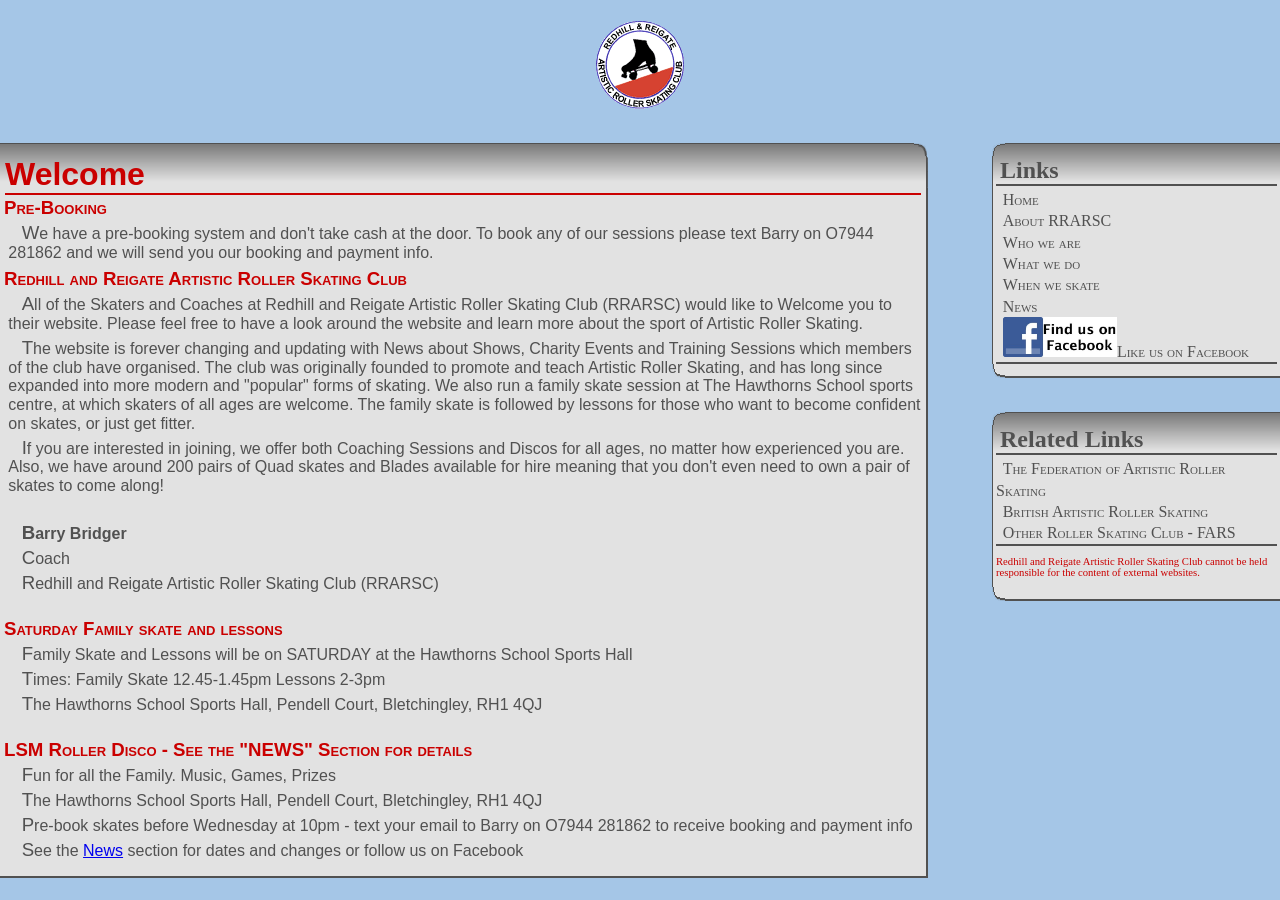
<file: old/index.html>
<!DOCTYPE html PUBLIC "-//W3C//DTD XHTML 1.0 Transitional//EN" "http://www.w3.org/TR/xhtml1/DTD/xhtml1-transitional.dtd">
<html xmlns="http://www.w3.org/1999/xhtml">
<head>
<title>RRARSC</title>

<style type="text/css">
body {background: #A5C6E7; padding:0; margin:0}
#top{width:95%;}
#topnav {border-right:#515151 solid 2px; border-bottom:#515151 solid 2px; border-left:#515151 solid 1px; background:#C0C0C0; font-family:Georgia "Times New Roman", Times, serif; font-variant:small-caps; font-weight:bold; padding:2px 6px;font-size:16px; text-align:left}
#rightnav{float:right; width:25%;}
#main{float:left; width:75%;}

#picbar{width:100%;}

.content{width:-12px; border-right:#515151 solid 2px; border-top:#515151 solid 1px; border-bottom:#515151 solid 2px; background: url(rrarsc/light-grad.png) repeat-x #E2E2E2; margin:2em 2em 0 0; padding:10px 3px; font-family: "Gill Sans MT", Arial, Verdana, "Comic Sans MS", sans-serif}
.content h1{color:#CA0000; border-bottom:#CA0000 solid 2px; margin:2px}
.content h2{color:#CA0000; margin:1px; font-size:14pt; font-variant:small-caps;}
.content p{color:#515151; font-size:12pt; line-height:14pt; margin:4pt 0 4pt 4pt}
.content p::first-letter{margin-left:10pt; font-size:14pt; font-variant:small-caps;}
.content .footnote{color:#CA0000; font-size:8pt; border-top:#CA0000 solid 1px; margin-bottom:10px; display:block; padding-left:5pt}

.menu {width:-12px; border-top:#515151 solid 1px; border-left:#515151 solid 1px; border-bottom:#515151 solid 2px; background: url(rrarsc/light-grad.png) repeat-x #E2E2E2; margin:2em 0 0 2em; padding:10px 3px;}
.menu-text{margin:0px}
.menu-text h1{color:#515151; border-bottom:#515151 solid 2px; font-size:18pt; margin:3px 0; padding:0}
.menu-text a{display:block; font-variant:small-caps; text-decoration:none; color:#515151; width:100%; size:14pt; line-height:16pt; text-indent:5pt}
.menu-text a:hover {background:#C0C0C0; color:#CA0000;}
.menu-text hr {height:0px; border:#515151 solid 1px; margin:0 0 2px 0; padding:0}
.menu-text p{font-size:8pt; color:#CA0000}

.top-right-light{background:url(rrarsc/top-right-corner.png) no-repeat; width:14px; height:45px; float:right; margin:2em 2em 0 -5px;}
.top-left-light{background:url(rrarsc/top-left-corner.png) no-repeat; width:13px; height:45px; float:left; margin: 2em -5px 0 2em;}
.bottom-right-light{background:url(rrarsc/bottom-right-corner.png) no-repeat; width:14px; height:14px; float:right; position:relative; right:-5px; bottom:2px;}
.bottom-left-light{background:url(rrarsc/bottom-left-corner.png) no-repeat; width:13px; height: 14px; float:left; position:relative; left:-4px; bottom:2px}

.menu-text{position:relative}
.content-text{position:relative}

#topleft{display:inline; color:#CA0000; width:45%}
#topleft a{display:inline; text-decoration:none; color:#515151}
#topleft a:hover{color:#CA0000}

</style>

<!--[If IE]>
<style type="text/css">
.bottom-left-light{bottom:2px}
.bottom-right-light{bottom:2px} 
</style>
<![Endif]-->

</head>

<body><center>
<br />
<img src="rrarsc/logo.gif" width="92" height="93" />

</center>

<div id="main"><div class="top-right-light"></div>
		<div class="content">
			<div class="content-text">



			<h1>Welcome </h1>

<h2>Pre-Booking </h2>
<p>We have a pre-booking system and don't take cash at the door.  To book any of our sessions please text Barry on O7944 281862 and we will send you our booking and payment info.</p>


			
			<h2>Redhill and Reigate Artistic Roller Skating Club</h2>
			<p>All of the Skaters and Coaches at Redhill and Reigate Artistic Roller Skating Club (RRARSC) would like to Welcome you to their website. Please feel free to have a look around the website and learn more about the sport of Artistic Roller Skating.</p>
			<p>The website is forever changing and updating with News about Shows, Charity Events and Training Sessions which members of the club have organised.  The club was originally founded to promote and teach Artistic Roller Skating, and has long since expanded into more modern and "popular" forms of skating. We also run a family skate session at The Hawthorns School sports centre, at which skaters of all ages are welcome. The family skate is followed by lessons for those who want to become confident on skates, or just get fitter.</p>
			<p>If you are interested in joining, we offer both Coaching Sessions and Discos for all ages, no matter how experienced you are. Also, we have around 200 pairs of Quad skates and Blades available for hire meaning that you don't even need to own a pair of skates to come along!</p>
			<br />
			<p><b>Barry Bridger</b><br /></p>
			<p>Coach<br /></p>
			<p>Redhill and Reigate Artistic Roller Skating Club (RRARSC)<br /><br /></p>


<h2>Saturday Family skate and lessons</h2>
			<p>Family Skate and Lessons will be on SATURDAY at the Hawthorns School Sports Hall</p>
			<p>Times: Family Skate 12.45-1.45pm  Lessons 2-3pm</p>
			<p>The Hawthorns School Sports Hall, Pendell Court, Bletchingley, RH1 4QJ</p>

	<br />
				<h2>LSM Roller Disco - See the "NEWS" Section for details</h2>
				<p>Fun for all the Family.  Music, Games, Prizes</p>
			<p>The Hawthorns School Sports Hall, Pendell Court, Bletchingley, RH1 4QJ</p>
						<p>Pre-book skates before Wednesday at 10pm - text your email to Barry on O7944 281862 to receive booking and payment info</p>
	
<p>See the <a href="rrarsc/News.html">News</a> section for dates and changes or follow us on Facebook</p>

		
			
			</div>
			
		</div>
	</div>
		
	<div id="rightnav"><div class="top-left-light"></div>
		<div class="menu">
			<div class="menu-text">
				<h1>Links</h1>
				<a href="rrarsc/index.html">Home</a>
				<a href="rrarsc/About.html">About RRARSC</a>
				<a href="rrarsc/Who.html">Who we are</a>
				<a href="rrarsc/What.html">What we do</a>
				<a href="rrarsc/When.html">When we skate</a>
				<a href="rrarsc/News.html">News</a>
				<a href="http://www.facebook.com/Reigate-and-Redhill-Roller-Skating-Club-135214560148057"><img src="rrarsc/f_logo.jpg" height="40">Like us on Facebook</a>
			<hr />

			</div>
			<div class="bottom-left-light"></div>
		</div>
	</div>
		
	<div id="rightnav"><div class="top-left-light"></div>
		<div class="menu">
			<div class="menu-text">
				<h1>Related Links</h1>
				<a href="http://www.fars.co.uk/" target="_blank" >The Federation of Artistic Roller Skating</a>
				<a href="http://www.british-roller-skating.org.uk/" target="_blank" >British Artistic Roller Skating</a>
				<a href="http://www.fars.co.uk/clubslist.php" target="_blank" >Other Roller Skating Club - FARS</a>
				
			<hr />
				<p>Redhill and Reigate Artistic Roller Skating Club cannot be held responsible for the content of external websites.</p>
			</div>
			<div class="bottom-left-light"></div>
		</div>
	</div>
	
	</body>
</html>
</file>
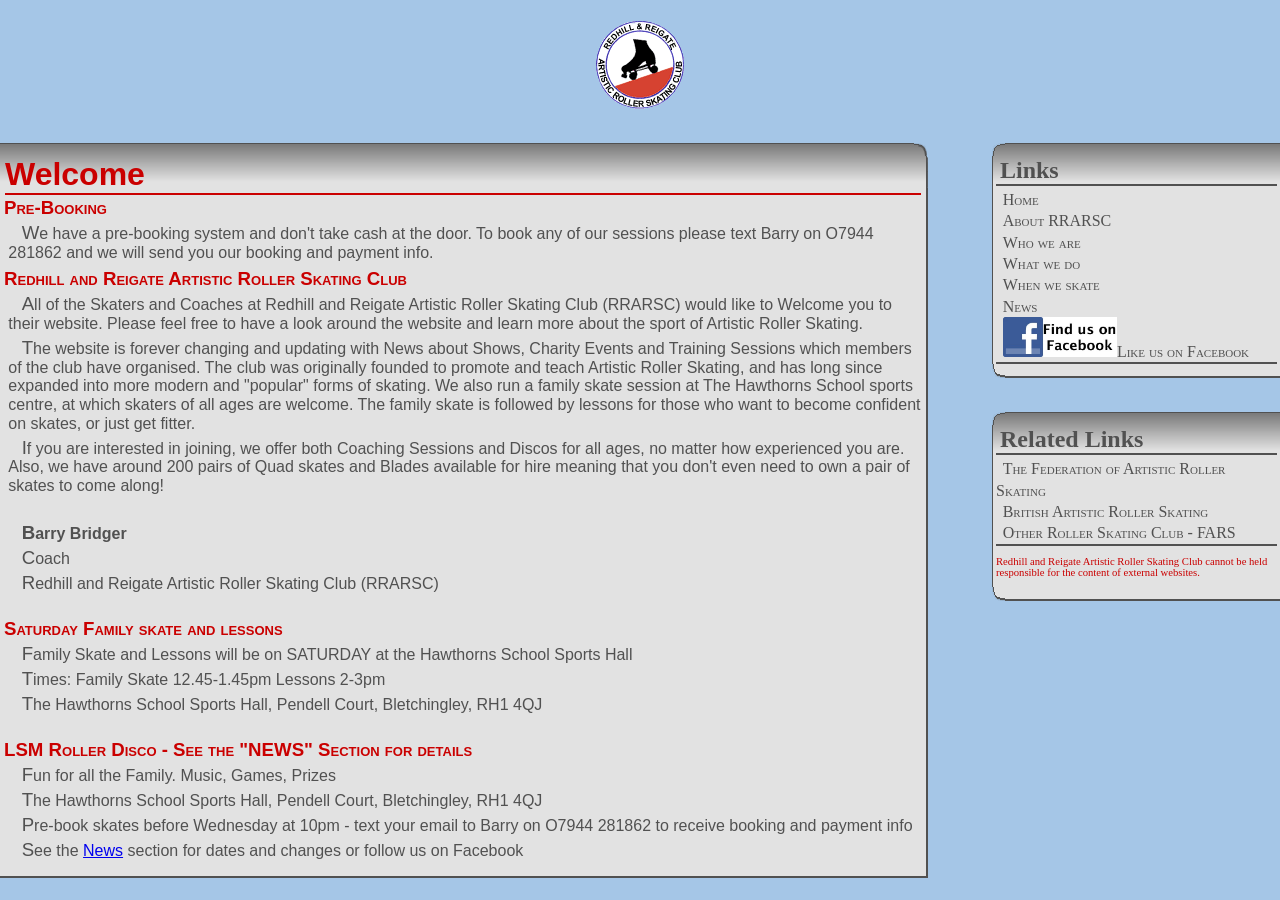
<file: old/rrarsc/index.html>
<!DOCTYPE html PUBLIC "-//W3C//DTD XHTML 1.0 Transitional//EN" "http://www.w3.org/TR/xhtml1/DTD/xhtml1-transitional.dtd">
<html xmlns="http://www.w3.org/1999/xhtml">
<head>
<title>RRARSC</title>

<style type="text/css">
body {background: #A5C6E7; padding:0; margin:0}
#top{width:95%;}
#topnav {border-right:#515151 solid 2px; border-bottom:#515151 solid 2px; border-left:#515151 solid 1px; background:#C0C0C0; font-family:Georgia "Times New Roman", Times, serif; font-variant:small-caps; font-weight:bold; padding:2px 6px;font-size:16px; text-align:left}
#rightnav{float:right; width:25%;}
#main{float:left; width:75%;}

#picbar{width:100%;}

.content{width:-12px; border-right:#515151 solid 2px; border-top:#515151 solid 1px; border-bottom:#515151 solid 2px; background: url(light-grad.png) repeat-x #E2E2E2; margin:2em 2em 0 0; padding:10px 3px; font-family: "Gill Sans MT", Arial, Verdana, "Comic Sans MS", sans-serif}
.content h1{color:#CA0000; border-bottom:#CA0000 solid 2px; margin:2px}
.content h2{color:#CA0000; margin:1px; font-size:14pt; font-variant:small-caps;}
.content p{color:#515151; font-size:12pt; line-height:14pt; margin:4pt 0 4pt 4pt}
.content p::first-letter{margin-left:10pt; font-size:14pt; font-variant:small-caps;}
.content .footnote{color:#CA0000; font-size:8pt; border-top:#CA0000 solid 1px; margin-bottom:10px; display:block; padding-left:5pt}

.menu {width:-12px; border-top:#515151 solid 1px; border-left:#515151 solid 1px; border-bottom:#515151 solid 2px; background: url(light-grad.png) repeat-x #E2E2E2; margin:2em 0 0 2em; padding:10px 3px;}
.menu-text{margin:0px}
.menu-text h1{color:#515151; border-bottom:#515151 solid 2px; font-size:18pt; margin:3px 0; padding:0}
.menu-text a{display:block; font-variant:small-caps; text-decoration:none; color:#515151; width:100%; size:14pt; line-height:16pt; text-indent:5pt}
.menu-text a:hover {background:#C0C0C0; color:#CA0000;}
.menu-text hr {height:0px; border:#515151 solid 1px; margin:0 0 2px 0; padding:0}
.menu-text p{font-size:8pt; color:#CA0000}

.top-right-light{background:url(top-right-corner.png) no-repeat; width:14px; height:45px; float:right; margin:2em 2em 0 -5px;}
.top-left-light{background:url(top-left-corner.png) no-repeat; width:13px; height:45px; float:left; margin: 2em -5px 0 2em;}
.bottom-right-light{background:url(bottom-right-corner.png) no-repeat; width:14px; height:14px; float:right; position:relative; right:-5px; bottom:2px;}
.bottom-left-light{background:url(bottom-left-corner.png) no-repeat; width:13px; height: 14px; float:left; position:relative; left:-4px; bottom:2px}

.menu-text{position:relative}
.content-text{position:relative}

#topleft{display:inline; color:#CA0000; width:45%}
#topleft a{display:inline; text-decoration:none; color:#515151}
#topleft a:hover{color:#CA0000}

</style>

<!--[If IE]>
<style type="text/css">
.bottom-left-light{bottom:2px}
.bottom-right-light{bottom:2px} 
</style>
<![Endif]-->

</head>

<body><center>
<br />
<img src="logo.gif" width="92" height="93" />

</center>

<div id="main"><div class="top-right-light"></div>
		<div class="content">
			<div class="content-text">



			<h1>Welcome </h1>

<h2>Pre-Booking </h2>
<p>We have a pre-booking system and don't take cash at the door.  To book any of our sessions please text Barry on O7944 281862 and we will send you our booking and payment info.</p>


			
			<h2>Redhill and Reigate Artistic Roller Skating Club</h2>
			<p>All of the Skaters and Coaches at Redhill and Reigate Artistic Roller Skating Club (RRARSC) would like to Welcome you to their website. Please feel free to have a look around the website and learn more about the sport of Artistic Roller Skating.</p>
			<p>The website is forever changing and updating with News about Shows, Charity Events and Training Sessions which members of the club have organised.  The club was originally founded to promote and teach Artistic Roller Skating, and has long since expanded into more modern and "popular" forms of skating. We also run a family skate session at The Hawthorns School sports centre, at which skaters of all ages are welcome. The family skate is followed by lessons for those who want to become confident on skates, or just get fitter.</p>
			<p>If you are interested in joining, we offer both Coaching Sessions and Discos for all ages, no matter how experienced you are. Also, we have around 200 pairs of Quad skates and Blades available for hire meaning that you don't even need to own a pair of skates to come along!</p>
			<br />
			<p><b>Barry Bridger</b><br /></p>
			<p>Coach<br /></p>
			<p>Redhill and Reigate Artistic Roller Skating Club (RRARSC)<br /><br /></p>


<h2>Saturday Family skate and lessons</h2>
			<p>Family Skate and Lessons will be on SATURDAY at the Hawthorns School Sports Hall</p>
			<p>Times: Family Skate 12.45-1.45pm  Lessons 2-3pm</p>
			<p>The Hawthorns School Sports Hall, Pendell Court, Bletchingley, RH1 4QJ</p>

	<br />
				<h2>LSM Roller Disco - See the "NEWS" Section for details</h2>
				<p>Fun for all the Family.  Music, Games, Prizes</p>
			<p>The Hawthorns School Sports Hall, Pendell Court, Bletchingley, RH1 4QJ</p>
						<p>Pre-book skates before Wednesday at 10pm - text your email to Barry on O7944 281862 to receive booking and payment info</p>
	
<p>See the <a href="News.html">News</a> section for dates and changes or follow us on Facebook</p>

		
			
			</div>
			
		</div>
	</div>
		
	<div id="rightnav"><div class="top-left-light"></div>
		<div class="menu">
			<div class="menu-text">
				<h1>Links</h1>
				<a href="index.html">Home</a>
				<a href="About.html">About RRARSC</a>
				<a href="Who.html">Who we are</a>
				<a href="What.html">What we do</a>
				<a href="When.html">When we skate</a>
				<a href="News.html">News</a>
				<a href="http://www.facebook.com/Reigate-and-Redhill-Roller-Skating-Club-135214560148057"><img src="f_logo.jpg" height="40">Like us on Facebook</a>
			<hr />

			</div>
			<div class="bottom-left-light"></div>
		</div>
	</div>
		
	<div id="rightnav"><div class="top-left-light"></div>
		<div class="menu">
			<div class="menu-text">
				<h1>Related Links</h1>
				<a href="http://www.fars.co.uk/" target="_blank" >The Federation of Artistic Roller Skating</a>
				<a href="http://www.british-roller-skating.org.uk/" target="_blank" >British Artistic Roller Skating</a>
				<a href="http://www.fars.co.uk/clubslist.php" target="_blank" >Other Roller Skating Club - FARS</a>
				
			<hr />
				<p>Redhill and Reigate Artistic Roller Skating Club cannot be held responsible for the content of external websites.</p>
			</div>
			<div class="bottom-left-light"></div>
		</div>
	</div>
	
	</body>
</html>
</file>
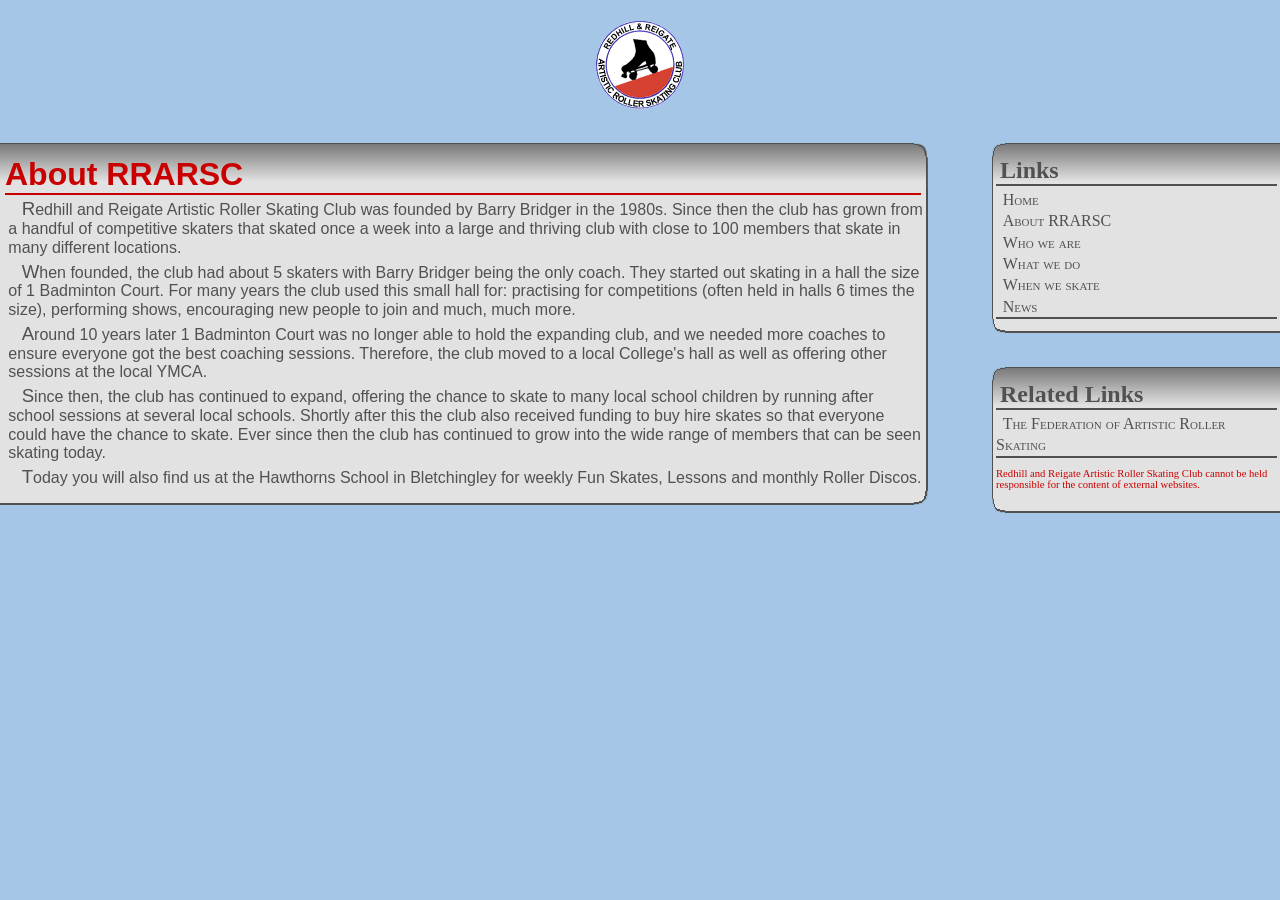
<file: old/rrarsc/About.html>
<!DOCTYPE html PUBLIC "-//W3C//DTD XHTML 1.0 Transitional//EN" "http://www.w3.org/TR/xhtml1/DTD/xhtml1-transitional.dtd">
<html xmlns="http://www.w3.org/1999/xhtml">
<head>
<title>About RRARSC</title>

<style type="text/css">
body {background: #A5C6E7; padding:0; margin:0}
#top{width:95%;}
#topnav {border-right:#515151 solid 2px; border-bottom:#515151 solid 2px; border-left:#515151 solid 1px; background:#C0C0C0; font-family:Georgia "Times New Roman", Times, serif; font-variant:small-caps; font-weight:bold; padding:2px 6px;font-size:16px; text-align:left}
#rightnav{float:right; width:25%;}
#main{float:left; width:75%;}

#picbar{width:100%;}

.content{width:-12px; border-right:#515151 solid 2px; border-top:#515151 solid 1px; border-bottom:#515151 solid 2px; background: url(light-grad.png) repeat-x #E2E2E2; margin:2em 2em 0 0; padding:10px 3px; font-family: "Gill Sans MT", Arial, Verdana, "Comic Sans MS", sans-serif}
.content h1{color:#CA0000; border-bottom:#CA0000 solid 2px; margin:2px}
.content h2{color:#CA0000; margin:1px; font-size:14pt; font-variant:small-caps;}
.content p{color:#515151; font-size:12pt; line-height:14pt; margin:4pt 0 4pt 4pt}
.content p::first-letter{margin-left:10pt; font-size:14pt; font-variant:small-caps;}
.content .footnote{color:#CA0000; font-size:8pt; border-top:#CA0000 solid 1px; margin-bottom:10px; display:block; padding-left:5pt}

.menu {width:-12px; border-top:#515151 solid 1px; border-left:#515151 solid 1px; border-bottom:#515151 solid 2px; background: url(light-grad.png) repeat-x #E2E2E2; margin:2em 0 0 2em; padding:10px 3px;}
.menu-text{margin:0px}
.menu-text h1{color:#515151; border-bottom:#515151 solid 2px; font-size:18pt; margin:3px 0; padding:0}
.menu-text a{display:block; font-variant:small-caps; text-decoration:none; color:#515151; width:100%; size:14pt; line-height:16pt; text-indent:5pt}
.menu-text a:hover {background:#C0C0C0; color:#CA0000;}
.menu-text hr {height:0px; border:#515151 solid 1px; margin:0 0 2px 0; padding:0}
.menu-text p{font-size:8pt; color:#CA0000}

.top-right-light{background:url(top-right-corner.png) no-repeat; width:14px; height:45px; float:right; margin:2em 2em 0 -5px;}
.top-left-light{background:url(top-left-corner.png) no-repeat; width:13px; height:45px; float:left; margin: 2em -5px 0 2em;}
.bottom-right-light{background:url(bottom-right-corner.png) no-repeat; width:14px; height:14px; float:right; position:relative; right:-5px; bottom:2px;}
.bottom-left-light{background:url(bottom-left-corner.png) no-repeat; width:13px; height: 14px; float:left; position:relative; left:-4px; bottom:2px}

.menu-text{position:relative}
.content-text{position:relative}

#topleft{display:inline; color:#CA0000; width:45%}
#topleft a{display:inline; text-decoration:none; color:#515151}
#topleft a:hover{color:#CA0000}

</style>

<!--[If IE]>
<style type="text/css">
.bottom-left-light{bottom:2px}
.bottom-right-light{bottom:2px} 
</style>
<![Endif]-->

</head>

<body><center>
<br />
<img src="logo.png" />

</center>

<div id="main"><div class="top-right-light"></div>
		<div class="content">
			<div class="content-text">
			
			<h1>About RRARSC</h1>
			<p>Redhill and Reigate Artistic Roller Skating Club was founded by Barry Bridger in the 1980s. Since then the club has grown from a handful of competitive skaters that skated once a week into a large and thriving club with close to 100 members that skate in many different locations.</p>
			<p>When founded, the club had about 5 skaters with Barry Bridger being the only coach. They started out skating in a hall the size of 1 Badminton Court. For many years the club used this small hall for: practising for competitions (often held in halls 6 times the size), performing shows, encouraging new people to join and much, much more.</p>
			<p>Around 10 years later 1 Badminton Court was no longer able to hold the expanding club, and we needed more coaches to ensure everyone got the best coaching sessions. Therefore, the club moved to a local College's hall as well as offering other sessions at the local YMCA.</p>
			<p>Since then, the club has continued to expand, offering the chance to skate to many local school children by running after school sessions at several local schools. Shortly after this the club also received funding to buy hire skates so that everyone could have the chance to skate. Ever since then the club has continued to grow into the wide range of members that can be seen skating today.</p>
			<p>Today you will also find us at the Hawthorns School in Bletchingley for weekly Fun Skates, Lessons and monthly Roller Discos.</p>
			
			</div>
			<div class="bottom-right-light"></div>
		</div>
	</div>
		
	<div id="rightnav"><div class="top-left-light"></div>
		<div class="menu">
			<div class="menu-text">
				<h1>Links</h1>
				<a href="index.html">Home</a>
				<a href="About.html">About RRARSC</a>
				<a href="Who.html">Who we are</a>
				<a href="What.html">What we do</a>
				<a href="When.html">When we skate</a>
				<a href="News.html">News</a>
			<hr />

			</div>
			<div class="bottom-left-light"></div>
		</div>
	</div>
		
	<div id="rightnav"><div class="top-left-light"></div>
		<div class="menu">
			<div class="menu-text">
				<h1>Related Links</h1>
				<a href="http://www.fars.co.uk/" target="_blank" >The Federation of Artistic Roller Skating</a>
			
			<hr />
				<p>Redhill and Reigate Artistic Roller Skating Club cannot be held responsible for the content of external websites.</p>
			</div>
			<div class="bottom-left-light"></div>
		</div>
	</div>
	
	</body>
</html>
</file>
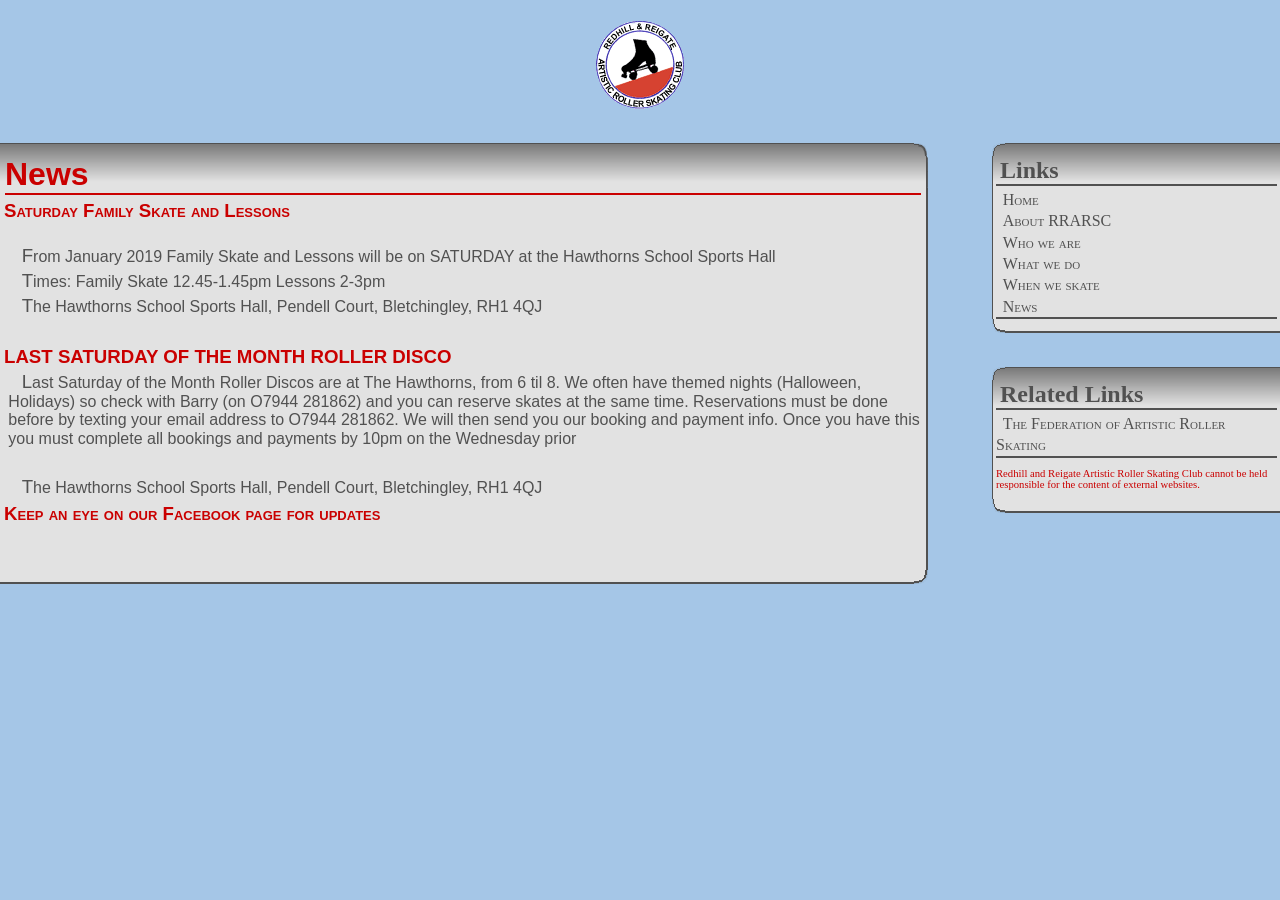
<file: old/rrarsc/News.html>
<!DOCTYPE html PUBLIC "-//W3C//DTD XHTML 1.0 Transitional//EN" "http://www.w3.org/TR/xhtml1/DTD/xhtml1-transitional.dtd">
<html xmlns="http://www.w3.org/1999/xhtml">
<head>
<title>News</title>

<style type="text/css">
body {background: #A5C6E7; padding:0; margin:0}
#top{width:95%;}
#topnav {border-right:#515151 solid 2px; border-bottom:#515151 solid 2px; border-left:#515151 solid 1px; background:#C0C0C0; font-family:Georgia "Times New Roman", Times, serif; font-variant:small-caps; font-weight:bold; padding:2px 6px;font-size:16px; text-align:left}
#rightnav{float:right; width:25%;}
#main{float:left; width:75%;}

#picbar{width:100%;}

.content{width:-12px; border-right:#515151 solid 2px; border-top:#515151 solid 1px; border-bottom:#515151 solid 2px; background: url(light-grad.png) repeat-x #E2E2E2; margin:2em 2em 0 0; padding:10px 3px; font-family: "Gill Sans MT", Arial, Verdana, "Comic Sans MS", sans-serif}
.content h1{color:#CA0000; border-bottom:#CA0000 solid 2px; margin:2px}
.content h2{color:#CA0000; margin:1px; font-size:14pt; font-variant:small-caps;}
.content p{color:#515151; font-size:12pt; line-height:14pt; margin:4pt 0 4pt 4pt}
.content p::first-letter{margin-left:10pt; font-size:14pt; font-variant:small-caps;}
.content .footnote{color:#CA0000; font-size:8pt; border-top:#CA0000 solid 1px; margin-bottom:10px; display:block; padding-left:5pt}

.menu {width:-12px; border-top:#515151 solid 1px; border-left:#515151 solid 1px; border-bottom:#515151 solid 2px; background: url(light-grad.png) repeat-x #E2E2E2; margin:2em 0 0 2em; padding:10px 3px;}
.menu-text{margin:0px}
.menu-text h1{color:#515151; border-bottom:#515151 solid 2px; font-size:18pt; margin:3px 0; padding:0}
.menu-text a{display:block; font-variant:small-caps; text-decoration:none; color:#515151; width:100%; size:14pt; line-height:16pt; text-indent:5pt}
.menu-text a:hover {background:#C0C0C0; color:#CA0000;}
.menu-text hr {height:0px; border:#515151 solid 1px; margin:0 0 2px 0; padding:0}
.menu-text p{font-size:8pt; color:#CA0000}

.top-right-light{background:url(top-right-corner.png) no-repeat; width:14px; height:45px; float:right; margin:2em 2em 0 -5px;}
.top-left-light{background:url(top-left-corner.png) no-repeat; width:13px; height:45px; float:left; margin: 2em -5px 0 2em;}
.bottom-right-light{background:url(bottom-right-corner.png) no-repeat; width:14px; height:14px; float:right; position:relative; right:-5px; bottom:2px;}
.bottom-left-light{background:url(bottom-left-corner.png) no-repeat; width:13px; height: 14px; float:left; position:relative; left:-4px; bottom:2px}

.menu-text{position:relative}
.content-text{position:relative}

#topleft{display:inline; color:#CA0000; width:45%}
#topleft a{display:inline; text-decoration:none; color:#515151}
#topleft a:hover{color:#CA0000}

</style>

<!--[If IE]>
<style type="text/css">
.bottom-left-light{bottom:2px}
.bottom-right-light{bottom:2px} 
</style>
<![Endif]-->

</head>

<body><center>
<br />
<img src="logo.png" alt="RRARSC logo" />

</center>

<div id="main"><div class="top-right-light"></div>
		<div class="content">
			<div class="content-text">
			
			<h1>News</h1>


			<p></p>


			<h2>Saturday Family Skate and Lessons</h2>

			<br>
			<p>From January 2019 Family Skate and Lessons will be on SATURDAY at the Hawthorns School Sports Hall</p>
			<p>Times: Family Skate 12.45-1.45pm  Lessons 2-3pm</p>
			<p>The Hawthorns School Sports Hall, Pendell Court, Bletchingley, RH1 4QJ</p>

			<p>&nbsp; </p>
			<h2>LAST SATURDAY OF THE MONTH ROLLER DISCO </h2>
			<p>Last Saturday of the Month Roller Discos are at The Hawthorns, from 6 til 8. We often have themed nights (Halloween, Holidays) so check with Barry (on O7944 281862) and you can reserve skates at the same time. Reservations must be done before by texting your email address to O7944 281862. We will then send you our booking and payment info. Once you have this you must complete all bookings and payments by 10pm on the Wednesday prior</p>
			<p>&nbsp;</p>
				<p>The Hawthorns School Sports Hall, Pendell Court, Bletchingley, RH1 4QJ</p>
				
				
			<h2>Keep an eye on our Facebook page for updates</h2>

			<h2>&nbsp;</h2>
	
			<h2>&nbsp;</h2>
			</div>
			<div class="bottom-right-light"></div>
		</div>
	</div>
		
	<div id="rightnav"><div class="top-left-light"></div>
		<div class="menu">
			<div class="menu-text">
				<h1>Links</h1>
				<a href="index.html">Home</a>
				<a href="About.html">About RRARSC</a>
				<a href="Who.html">Who we are</a>
				<a href="What.html">What we do</a>
				<a href="When.html">When we skate</a>
				<a href="News.html">News</a>
			<hr />

			</div>
			<div class="bottom-left-light"></div>
		</div>
	</div>
		
	<div id="rightnav"><div class="top-left-light"></div>
		<div class="menu">
			<div class="menu-text">
				<h1>Related Links</h1>
				<a href="http://www.fars.co.uk/" target="_blank" >The Federation of Artistic Roller Skating</a>
			<hr />
				<p>Redhill and Reigate Artistic Roller Skating Club cannot be held responsible for the content of external websites.</p>
			</div>
			<div class="bottom-left-light"></div>
		</div>
	</div>
	
	</body>
</html>
</file>
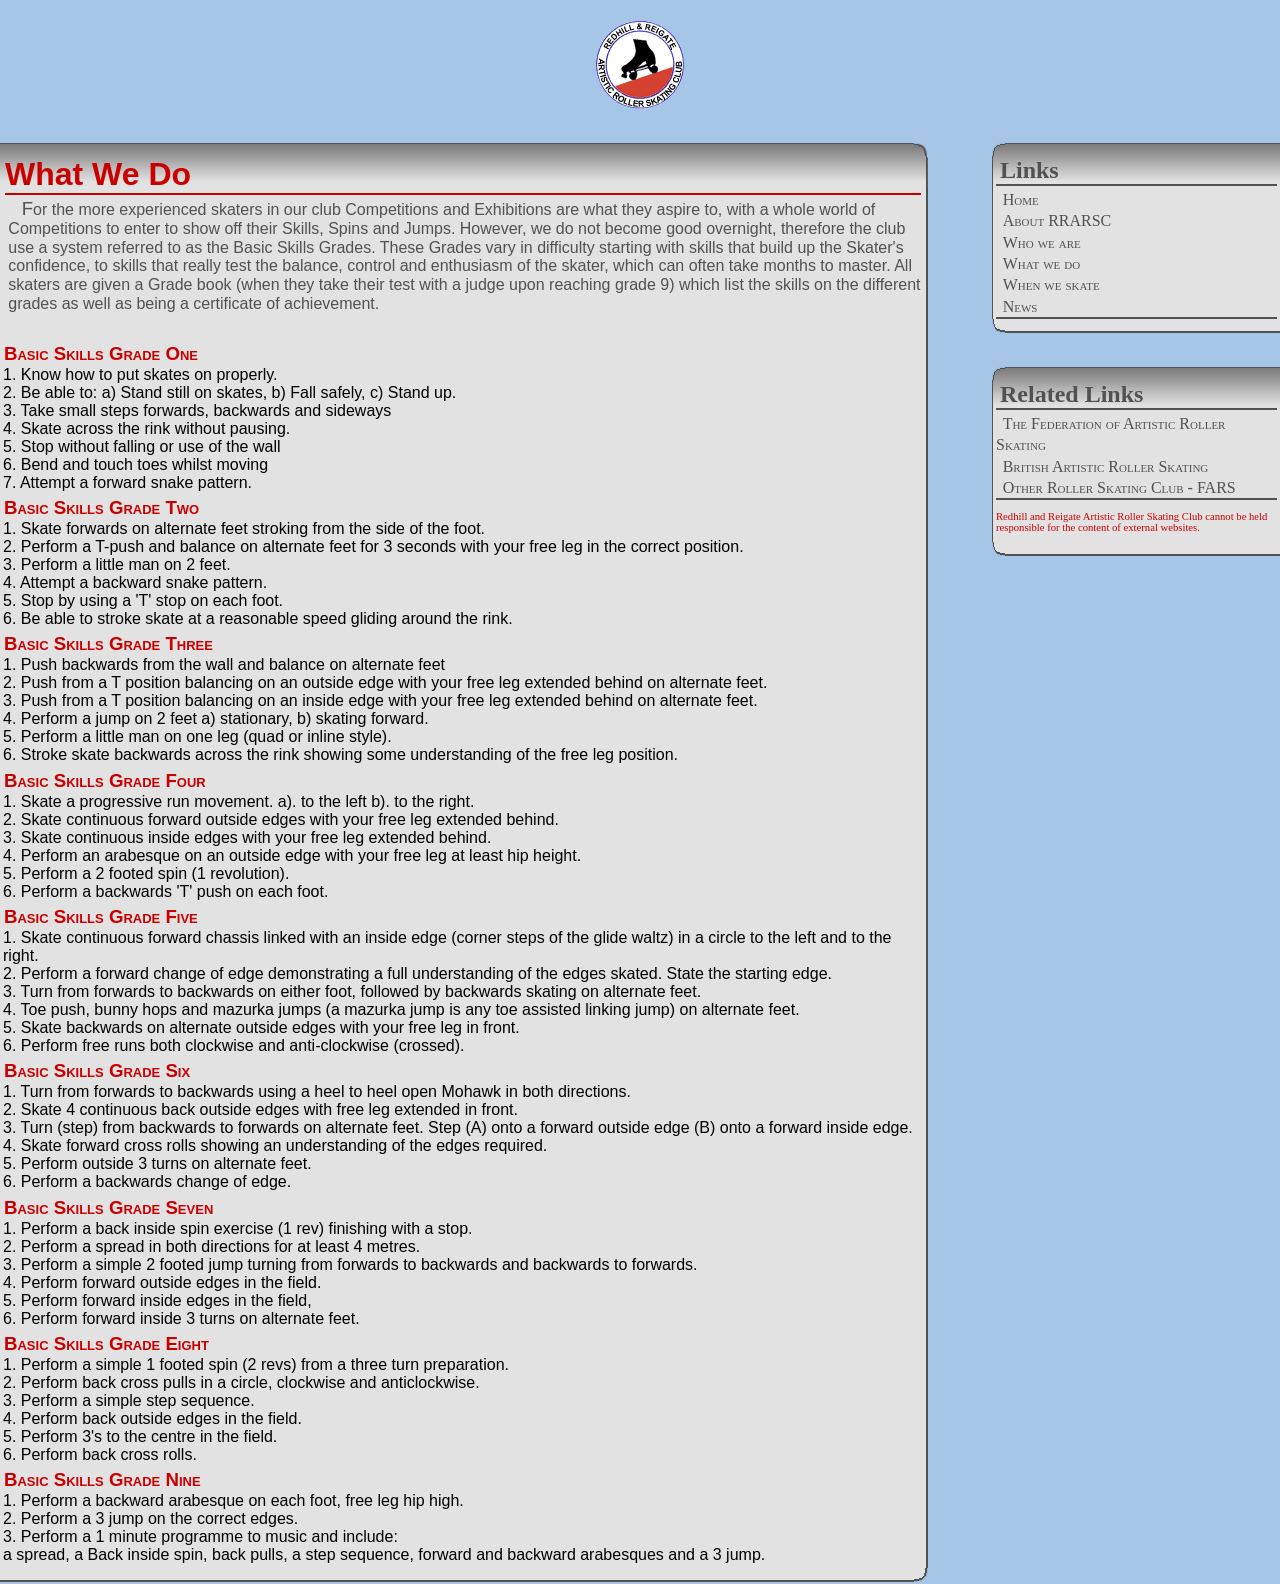
<file: old/rrarsc/What.html>
<!DOCTYPE html PUBLIC "-//W3C//DTD XHTML 1.0 Transitional//EN" "http://www.w3.org/TR/xhtml1/DTD/xhtml1-transitional.dtd">
<html xmlns="http://www.w3.org/1999/xhtml">
<head>
<title>What We Do</title>

<style type="text/css">
body {background: #A5C6E7; padding:0; margin:0}
#top{width:95%;}
#topnav {border-right:#515151 solid 2px; border-bottom:#515151 solid 2px; border-left:#515151 solid 1px; background:#C0C0C0; font-family:Georgia "Times New Roman", Times, serif; font-variant:small-caps; font-weight:bold; padding:2px 6px;font-size:16px; text-align:left}
#rightnav{float:right; width:25%;}
#main{float:left; width:75%;}

#picbar{width:100%;}

.content{width:-12px; border-right:#515151 solid 2px; border-top:#515151 solid 1px; border-bottom:#515151 solid 2px; background: url(light-grad.png) repeat-x #E2E2E2; margin:2em 2em 0 0; padding:10px 3px; font-family: "Gill Sans MT", Arial, Verdana, "Comic Sans MS", sans-serif}
.content h1{color:#CA0000; border-bottom:#CA0000 solid 2px; margin:2px}
.content h2{color:#CA0000; margin:1px; font-size:14pt; font-variant:small-caps;}
.content p{color:#515151; font-size:12pt; line-height:14pt; margin:4pt 0 4pt 4pt}
.content p::first-letter{margin-left:10pt; font-size:14pt; font-variant:small-caps;}
.content .footnote{color:#CA0000; font-size:8pt; border-top:#CA0000 solid 1px; margin-bottom:10px; display:block; padding-left:5pt}

.menu {width:-12px; border-top:#515151 solid 1px; border-left:#515151 solid 1px; border-bottom:#515151 solid 2px; background: url(light-grad.png) repeat-x #E2E2E2; margin:2em 0 0 2em; padding:10px 3px;}
.menu-text{margin:0px}
.menu-text h1{color:#515151; border-bottom:#515151 solid 2px; font-size:18pt; margin:3px 0; padding:0}
.menu-text a{display:block; font-variant:small-caps; text-decoration:none; color:#515151; width:100%; size:14pt; line-height:16pt; text-indent:5pt}
.menu-text a:hover {background:#C0C0C0; color:#CA0000;}
.menu-text hr {height:0px; border:#515151 solid 1px; margin:0 0 2px 0; padding:0}
.menu-text p{font-size:8pt; color:#CA0000}

.top-right-light{background:url(top-right-corner.png) no-repeat; width:14px; height:45px; float:right; margin:2em 2em 0 -5px;}
.top-left-light{background:url(top-left-corner.png) no-repeat; width:13px; height:45px; float:left; margin: 2em -5px 0 2em;}
.bottom-right-light{background:url(bottom-right-corner.png) no-repeat; width:14px; height:14px; float:right; position:relative; right:-5px; bottom:2px;}
.bottom-left-light{background:url(bottom-left-corner.png) no-repeat; width:13px; height: 14px; float:left; position:relative; left:-4px; bottom:2px}

.menu-text{position:relative}
.content-text{position:relative}

#topleft{display:inline; color:#CA0000; width:45%}
#topleft a{display:inline; text-decoration:none; color:#515151}
#topleft a:hover{color:#CA0000}

</style>

<!--[If IE]>
<style type="text/css">
.bottom-left-light{bottom:2px}
.bottom-right-light{bottom:2px} 
</style>
<![Endif]-->

</head>

<body><center>
<br />
<img src="logo.png" />

</center>

<div id="main"><div class="top-right-light"></div>
		<div class="content">
			<div class="content-text">
			
			<h1>What We Do</h1>
			<p>For the more experienced skaters in our club Competitions and Exhibitions are what they aspire to, with a whole world of Competitions to enter to show off their Skills, Spins and Jumps. However, we do not become good overnight, therefore the club use a system referred to as the Basic Skills Grades. These Grades vary in difficulty starting with skills that build up the Skater's confidence, to skills that really test the balance, control and enthusiasm of the skater, which can often take months to master. All skaters are given a Grade book (when they take their test with a judge upon reaching grade 9) which list the skills on the different grades as well as being a certificate of achievement.  </p>
			<p>&nbsp;</p>
			<p> </p>
			<p><h2>Basic Skills Grade One</h2>
			1.	Know how to put skates on properly.<br />
			2.	Be able to: a) Stand still on skates,  b) Fall safely,  c) Stand up.<br />
			3.	Take small steps forwards, backwards and sideways<br />
			4.	Skate across the rink without pausing. <br />
			5.	Stop without falling or use of the wall<br />
			6.	Bend and touch toes whilst moving<br />
			7.	Attempt a forward snake pattern.<br /></p>
			
			<p><h2>Basic Skills Grade Two</h2>
			1.	Skate forwards on alternate feet stroking from the side of the foot.<br />
			2.	Perform a T-push and balance on alternate feet for 3 seconds with your free leg in the correct position.<br />
			3.	Perform a little man on 2 feet.<br />
			4.	Attempt a backward snake pattern.<br />
			5.	Stop by using a 'T' stop on each foot.<br />
			6.	Be able to stroke skate at a reasonable  speed gliding around the rink.<br /></p>
			
			<p><h2>Basic Skills Grade Three</h2>
			1.	Push backwards from the wall and balance on alternate feet <br />
			2.	Push from a T position balancing on  an outside edge with your free leg extended behind on alternate feet.<br />
			3.	Push from a T position balancing on an inside edge with your free leg extended behind on alternate feet.<br />
			4.	Perform a jump on 2 feet a) stationary,  b) skating forward.<br />
			5.	Perform a little man on one leg (quad or inline style).<br />
			6.	Stroke skate backwards across the rink showing some understanding of the free leg position.<br /></p>
			
			<p><h2>Basic Skills Grade Four</h2>
			1.	Skate a progressive run movement.      a). to the left      b).  to the right.<br />
			2.	Skate continuous forward outside edges with your free leg extended behind.<br />
			3.	Skate continuous inside edges with your free leg extended behind.<br />
			4.	Perform an arabesque on an outside edge with your free leg at least hip height.<br />
			5.	Perform a 2 footed spin (1 revolution).<br />
			6.	Perform a backwards 'T' push on each foot. <br /></p>
			
			<p><h2>Basic Skills Grade Five</h2>
			1.	Skate continuous forward chassis linked with an inside edge (corner steps of the glide waltz) in a circle to the left and to the right.<br />
			2.	Perform a forward change of edge demonstrating a full understanding of the edges skated.  State the starting edge.<br />
			3.	Turn from forwards to backwards on either foot, followed by backwards skating on alternate feet.<br />
			4.	Toe push, bunny hops and mazurka jumps (a mazurka jump is any toe assisted linking jump) on alternate feet.<br />
			5.	Skate backwards on alternate outside edges with your free leg in front.<br />
			6.	Perform free runs both clockwise and anti-clockwise (crossed).<br /></p>
			
			<p><h2>Basic Skills Grade Six</h2>
			1.	Turn from forwards to backwards using a heel to heel open Mohawk in both directions.<br />
			2.	Skate 4 continuous back outside edges with free leg extended in front.<br />
			3.	Turn (step) from backwards to forwards on alternate feet.  Step (A) onto a forward outside edge (B) onto a forward inside edge.<br />
			4.	Skate forward cross rolls showing an understanding of the edges required.<br />
			5.	Perform outside 3 turns on alternate feet.<br />
			6.	Perform a backwards change of edge.<br /></p>
			
			
			<p><h2>Basic Skills Grade Seven</h2>
			1.	Perform a back inside spin exercise (1 rev) finishing with a stop.<br />
			2.	Perform a spread in both directions for at least 4 metres.<br />
			3.	Perform a simple 2 footed jump turning from forwards to backwards and backwards to forwards.<br />
			4.	Perform forward outside edges in the field.<br />
			5.	Perform forward inside edges in the field,<br />
			6.	Perform forward inside 3 turns on alternate feet.<br /></p>
		
			<p><h2>Basic Skills Grade Eight  </h2>
			1.	Perform a simple 1 footed spin (2 revs) from a three turn preparation.<br />
			2.	Perform back cross pulls in a circle, clockwise and anticlockwise.<br />
			3.	Perform a simple step sequence.<br />
			4.	Perform back outside edges in the field.<br />
			5.	Perform 3's to the centre in the field.<br />
			6.	Perform back cross rolls.<br /></p>
			
			<p><h2>Basic Skills Grade Nine </h2>
			1.	Perform a backward arabesque on each foot, free leg hip high.<br />
			2.	Perform a 3 jump on the correct edges.<br />
			3.	Perform a 1 minute programme to music and include:<br />
				a spread, a Back inside spin, back pulls, a step sequence, forward and backward arabesques and a 3 jump.<br /></p>

			
			</div>
			<div class="bottom-right-light"></div>
		</div>
	</div>
		
	<div id="rightnav"><div class="top-left-light"></div>
		<div class="menu">
			<div class="menu-text">
				<h1>Links</h1>
				<a href="index.html">Home</a>
				<a href="About.html">About RRARSC</a>
				<a href="Who.html">Who we are</a>
				<a href="What.html">What we do</a>
				<a href="When.html">When we skate</a>
				<a href="News.html">News</a>
			<hr />

			</div>
			<div class="bottom-left-light"></div>
		</div>
	</div>
		
	<div id="rightnav"><div class="top-left-light"></div>
		<div class="menu">
			<div class="menu-text">
				<h1>Related Links</h1>
				<a href="http://www.fars.co.uk/" target="_blank" >The Federation of Artistic Roller Skating</a>
				<a href="http://www.british-roller-skating.org.uk/" target="_blank" >British Artistic Roller Skating</a>
				<a href="http://www.fars.co.uk/clubslist.php" target="_blank" >Other Roller Skating Club - FARS</a>
			<hr />
				<p>Redhill and Reigate Artistic Roller Skating Club cannot be held responsible for the content of external websites.</p>
			</div>
			<div class="bottom-left-light"></div>
		</div>
	</div>
	
	</body>
</html>
</file>
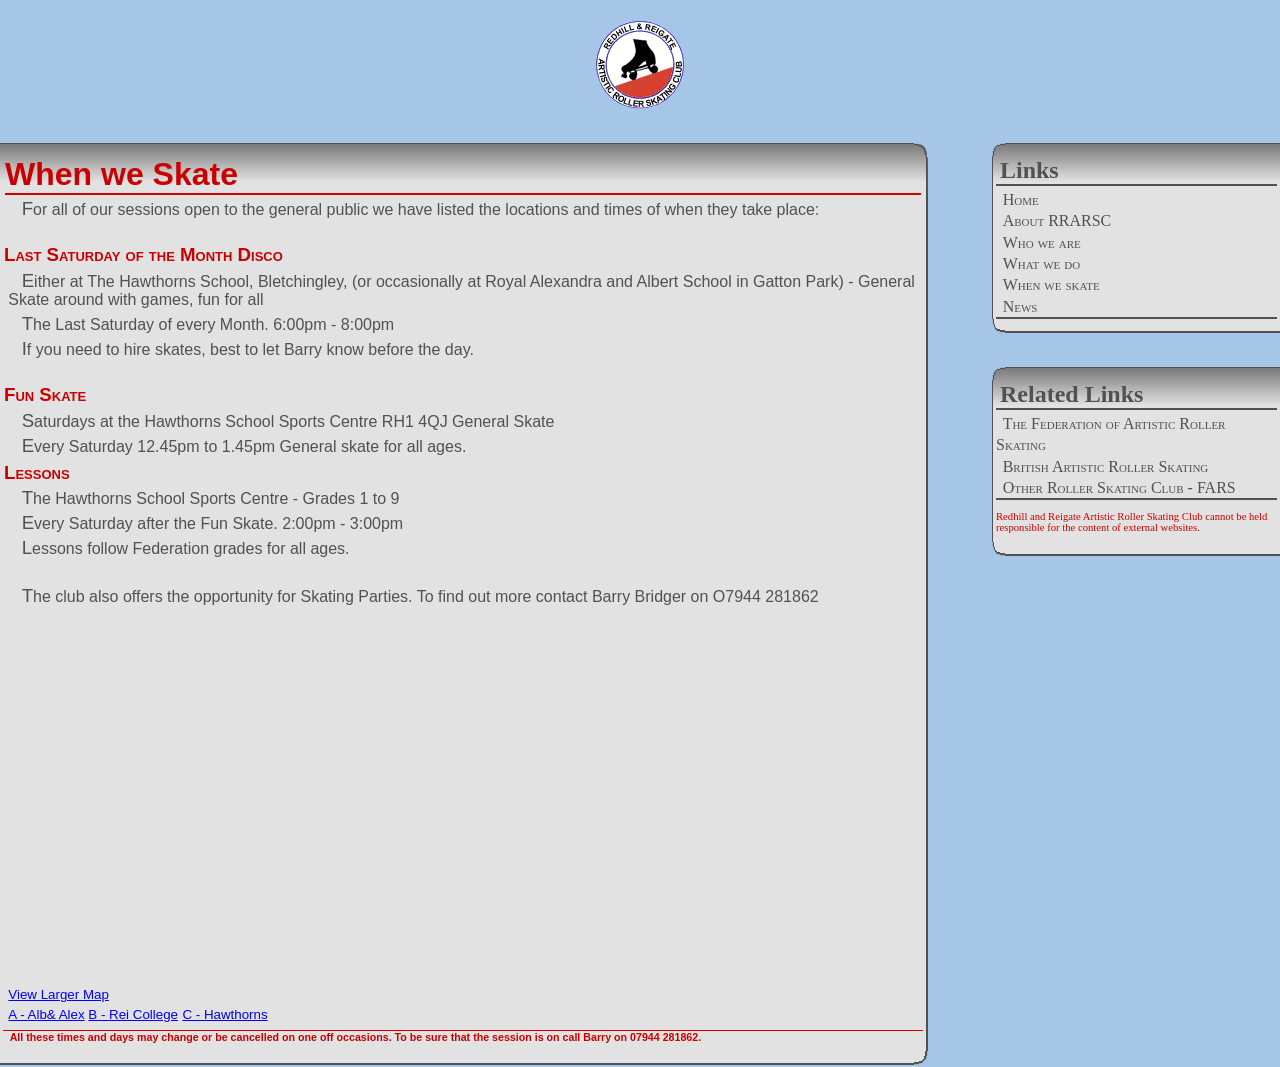
<file: old/rrarsc/When.html>
<!DOCTYPE html PUBLIC "-//W3C//DTD XHTML 1.0 Transitional//EN" "http://www.w3.org/TR/xhtml1/DTD/xhtml1-transitional.dtd">
<html xmlns="http://www.w3.org/1999/xhtml">
<head>
<title>When We Skate</title>

<style type="text/css">
body {background: #A5C6E7; padding:0; margin:0}
#top{width:95%;}
#topnav {border-right:#515151 solid 2px; border-bottom:#515151 solid 2px; border-left:#515151 solid 1px; background:#C0C0C0; font-family:Georgia "Times New Roman", Times, serif; font-variant:small-caps; font-weight:bold; padding:2px 6px;font-size:16px; text-align:left}
#rightnav{float:right; width:25%;}
#main{float:left; width:75%;}

#picbar{width:100%;}

.content{width:-12px; border-right:#515151 solid 2px; border-top:#515151 solid 1px; border-bottom:#515151 solid 2px; background: url(light-grad.png) repeat-x #E2E2E2; margin:2em 2em 0 0; padding:10px 3px; font-family: "Gill Sans MT", Arial, Verdana, "Comic Sans MS", sans-serif}
.content h1{color:#CA0000; border-bottom:#CA0000 solid 2px; margin:2px}
.content h2{color:#CA0000; margin:1px; font-size:14pt; font-variant:small-caps;}
.content p{color:#515151; font-size:12pt; line-height:14pt; margin:4pt 0 4pt 4pt}
.content p::first-letter{margin-left:10pt; font-size:14pt; font-variant:small-caps;}
.content .footnote{color:#CA0000; font-size:8pt; border-top:#CA0000 solid 1px; margin-bottom:10px; display:block; padding-left:5pt}

.menu {width:-12px; border-top:#515151 solid 1px; border-left:#515151 solid 1px; border-bottom:#515151 solid 2px; background: url(light-grad.png) repeat-x #E2E2E2; margin:2em 0 0 2em; padding:10px 3px;}
.menu-text{margin:0px}
.menu-text h1{color:#515151; border-bottom:#515151 solid 2px; font-size:18pt; margin:3px 0; padding:0}
.menu-text a{display:block; font-variant:small-caps; text-decoration:none; color:#515151; width:100%; size:14pt; line-height:16pt; text-indent:5pt}
.menu-text a:hover {background:#C0C0C0; color:#CA0000;}
.menu-text hr {height:0px; border:#515151 solid 1px; margin:0 0 2px 0; padding:0}
.menu-text p{font-size:8pt; color:#CA0000}

.top-right-light{background:url(top-right-corner.png) no-repeat; width:14px; height:45px; float:right; margin:2em 2em 0 -5px;}
.top-left-light{background:url(top-left-corner.png) no-repeat; width:13px; height:45px; float:left; margin: 2em -5px 0 2em;}
.bottom-right-light{background:url(bottom-right-corner.png) no-repeat; width:14px; height:14px; float:right; position:relative; right:-5px; bottom:2px;}
.bottom-left-light{background:url(bottom-left-corner.png) no-repeat; width:13px; height: 14px; float:left; position:relative; left:-4px; bottom:2px}

.menu-text{position:relative}
.content-text{position:relative}

#topleft{display:inline; color:#CA0000; width:45%}
#topleft a{display:inline; text-decoration:none; color:#515151}
#topleft a:hover{color:#CA0000}

</style>

<!--[If IE]>
<style type="text/css">
.bottom-left-light{bottom:2px}
.bottom-right-light{bottom:2px} 
</style>
<![Endif]-->

</head>

<body><center>
<br />
<img src="logo.png" />

</center>

<div id="main"><div class="top-right-light"></div>
		<div class="content">
			<div class="content-text">
			
			<h1>When we Skate</h1>
			<p>For all of our sessions open to the general public we have listed the locations and times of when they take place:</p>
			<br />
			<h2>Last Saturday of the Month Disco</h2>
			<p>Either at The Hawthorns School, Bletchingley, (or occasionally at Royal Alexandra and Albert School in Gatton Park) - General Skate around with games, fun for all</p>
			<p>The Last Saturday of every Month. 6:00pm - 8:00pm</p>
			<p>If you need to hire skates, best to let Barry know before the day. </p>
			<br />
			
			<h2>Fun Skate</h2>
			<p>Saturdays at the Hawthorns School Sports Centre RH1 4QJ General Skate</p>
			<p>Every Saturday 12.45pm to 1.45pm General skate for all ages.</p>

			<h2>Lessons</h2>
			<p>The Hawthorns School Sports Centre - Grades 1 to 9</p>
			<p>Every Saturday after the Fun Skate. 2:00pm - 3:00pm</p>
			<p>Lessons follow Federation grades for all ages.</p><br />
			
			<p>The club also offers the opportunity for Skating Parties. To find out more contact Barry Bridger on O7944 281862</p>
			<p>&nbsp;</p>
			<p><iframe width="425" height="350" frameborder="0" scrolling="no" marginheight="0" marginwidth="0" 
				                 src="https://maps.google.co.uk/maps?f=d&amp;source=embed&amp;saddr=Royal+Alexandra+and+Albert&amp;daddr=51.2657469,-0.1732123+to:Rushworth+Rd+to:51.2384429,-0.1340781+to:Hawthorns&amp;geocode=FZYyDgMdNFb9_w%3BFdJADgMdZFv9_ym_R1i7p_x1SDEpr6JCNjRZaA%3BFSvfDQMd_-b8_w%3BFSrWDQMdQvT9_yn74WUeoft1SDEtDdbCrodv6g%3BFQAIDgMdokD-_w&amp;sll=51.25042,-0.140762&amp;sspn=0.066831,0.154324&amp;t=h&amp;hl=en&amp;mra=dpe&amp;mrsp=3&amp;sz=13&amp;via=1,3&amp;ie=UTF8&amp;ll=51.25042,-0.140762&amp;spn=0.066831,0.154324&amp;output=embed"></iframe>
				<br /><small><a href="https://maps.google.co.uk/maps?f=d&amp;source=embed&amp;saddr=Unknown+road&amp;daddr=51.2657469,-0.1732123+to:Rushworth+Rd+to:51.2384429,-0.1340781+to:Unknown+road&amp;geocode=FZYyDgMdNFb9_w%3BFdJADgMdZFv9_ym_R1i7p_x1SDEpr6JCNjRZaA%3BFSvfDQMd_-b8_w%3BFSrWDQMdQvT9_yn74WUeoft1SDEtDdbCrodv6g%3BFQAIDgMdokD-_w&amp;sll=51.25042,-0.140762&amp;sspn=0.066831,0.154324&amp;t=h&amp;hl=en&amp;mra=dpe&amp;mrsp=3&amp;sz=13&amp;via=1,3&amp;ie=UTF8&amp;ll=51.25042,-0.140762&amp;spn=0.066831,0.154324" style="color:#0000FF;text-align:left">View Larger Map</a></small><br />
				<small><a href="https://maps.google.co.uk/maps?saddr=Alex & Albert Sports Hall&hl=en&ll=51.262019,-0.17422&spn=0.002088,0.004823&sll=51.249023,-0.156555&sspn=0.267334,0.617294&geocode=FYwyDgMdgFf9_w&t=h&dirflg=w&mra=mr&z=18"; style="color:#0000FF;text-align:left">A - Alb& Alex</a> </small> 
				<small><a href="https://maps.google.co.uk/maps?saddr=Rushworth+Rd&hl=en&ll=51.240386,-0.202346&spn=0.008356,0.01929&sll=51.206399,-0.160691&sspn=0.13379,0.308647&geocode=FTzfDQMdqOb8_w&t=h&mra=mr&z=16" style="color:#0000FF;text-align:left">B - Rei College</a></small>
			<small><a href="https://maps.google.com/maps?q=The+Hawthorns+School,+Bletchingley,+RH1+4QJ&hl=en&sll=51.251173,-0.113522&sspn=0.008354,0.01929&t=h&hq=The+Hawthorns+School,&hnear=Bletchingley+RH1+4QJ,+United+Kingdom&z=16">C - Hawthorns</a></small></p>
			<b class="footnote">All these times and days may change or be cancelled on one off occasions. To be sure that the session is on call Barry on 07944 281862.</b>

			</div>
			<div class="bottom-right-light"></div>
		</div>
	</div>
		
	<div id="rightnav"><div class="top-left-light"></div>
		<div class="menu">
			<div class="menu-text">
				<h1>Links</h1>
				<a href="index.html">Home</a>
				<a href="About.html">About RRARSC</a>
				<a href="Who.html">Who we are</a>
				<a href="What.html">What we do</a>
				<a href="When.html">When we skate</a>
				<a href="News.html">News</a>
			<hr />

			</div>
			<div class="bottom-left-light"></div>
		</div>
	</div>
		
	<div id="rightnav"><div class="top-left-light"></div>
		<div class="menu">
			<div class="menu-text">
				<h1>Related Links</h1>
				<a href="http://www.fars.co.uk/" target="_blank" >The Federation of Artistic Roller Skating</a>
				<a href="http://www.british-roller-skating.org.uk/" target="_blank" >British Artistic Roller Skating</a>
				<a href="http://www.fars.co.uk/clubslist.php" target="_blank" >Other Roller Skating Club - FARS</a>
			<hr />
				<p>Redhill and Reigate Artistic Roller Skating Club cannot be held responsible for the content of external websites.</p>
			</div>
			<div class="bottom-left-light"></div>
		</div>
	</div>
	
	</body>
</html>
</file>
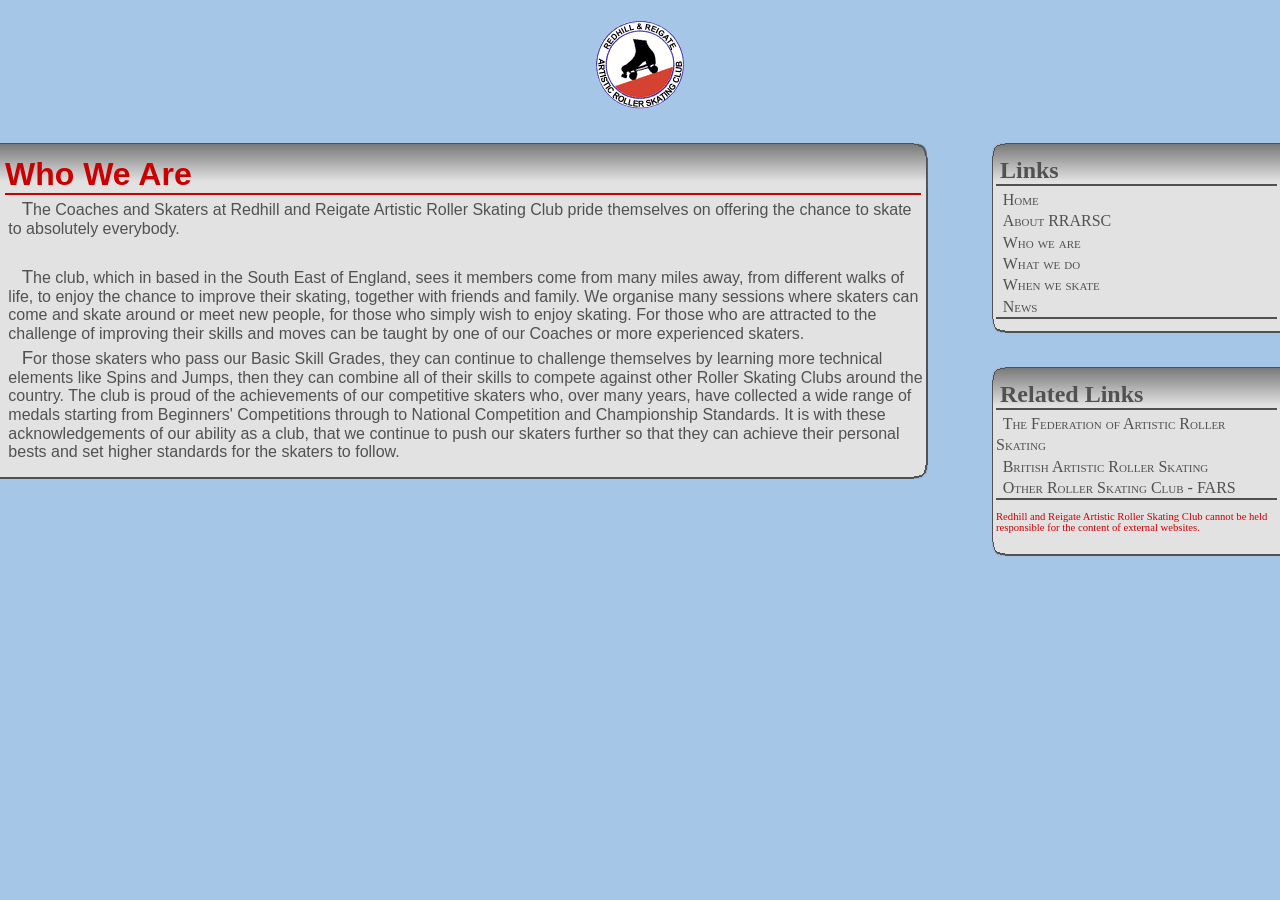
<file: old/rrarsc/Who.html>
<!DOCTYPE html PUBLIC "-//W3C//DTD XHTML 1.0 Transitional//EN" "http://www.w3.org/TR/xhtml1/DTD/xhtml1-transitional.dtd">
<html xmlns="http://www.w3.org/1999/xhtml">
<head>
<title>Who We Are</title>

<style type="text/css">
body {background: #A5C6E7; padding:0; margin:0}
#top{width:95%;}
#topnav {border-right:#515151 solid 2px; border-bottom:#515151 solid 2px; border-left:#515151 solid 1px; background:#C0C0C0; font-family:Georgia "Times New Roman", Times, serif; font-variant:small-caps; font-weight:bold; padding:2px 6px;font-size:16px; text-align:left}
#rightnav{float:right; width:25%;}
#main{float:left; width:75%;}

#picbar{width:100%;}

.content{width:-12px; border-right:#515151 solid 2px; border-top:#515151 solid 1px; border-bottom:#515151 solid 2px; background: url(light-grad.png) repeat-x #E2E2E2; margin:2em 2em 0 0; padding:10px 3px; font-family: "Gill Sans MT", Arial, Verdana, "Comic Sans MS", sans-serif}
.content h1{color:#CA0000; border-bottom:#CA0000 solid 2px; margin:2px}
.content h2{color:#CA0000; margin:1px; font-size:14pt; font-variant:small-caps;}
.content p{color:#515151; font-size:12pt; line-height:14pt; margin:4pt 0 4pt 4pt}
.content p::first-letter{margin-left:10pt; font-size:14pt; font-variant:small-caps;}
.content .footnote{color:#CA0000; font-size:8pt; border-top:#CA0000 solid 1px; margin-bottom:10px; display:block; padding-left:5pt}

.menu {width:-12px; border-top:#515151 solid 1px; border-left:#515151 solid 1px; border-bottom:#515151 solid 2px; background: url(light-grad.png) repeat-x #E2E2E2; margin:2em 0 0 2em; padding:10px 3px;}
.menu-text{margin:0px}
.menu-text h1{color:#515151; border-bottom:#515151 solid 2px; font-size:18pt; margin:3px 0; padding:0}
.menu-text a{display:block; font-variant:small-caps; text-decoration:none; color:#515151; width:100%; size:14pt; line-height:16pt; text-indent:5pt}
.menu-text a:hover {background:#C0C0C0; color:#CA0000;}
.menu-text hr {height:0px; border:#515151 solid 1px; margin:0 0 2px 0; padding:0}
.menu-text p{font-size:8pt; color:#CA0000}

.top-right-light{background:url(top-right-corner.png) no-repeat; width:14px; height:45px; float:right; margin:2em 2em 0 -5px;}
.top-left-light{background:url(top-left-corner.png) no-repeat; width:13px; height:45px; float:left; margin: 2em -5px 0 2em;}
.bottom-right-light{background:url(bottom-right-corner.png) no-repeat; width:14px; height:14px; float:right; position:relative; right:-5px; bottom:2px;}
.bottom-left-light{background:url(bottom-left-corner.png) no-repeat; width:13px; height: 14px; float:left; position:relative; left:-4px; bottom:2px}

.menu-text{position:relative}
.content-text{position:relative}

#topleft{display:inline; color:#CA0000; width:45%}
#topleft a{display:inline; text-decoration:none; color:#515151}
#topleft a:hover{color:#CA0000}

</style>

<!--[If IE]>
<style type="text/css">
.bottom-left-light{bottom:2px}
.bottom-right-light{bottom:2px} 
</style>
<![Endif]-->

</head>

<body><center>
<br />
<img src="logo.png" />

</center>

<div id="main"><div class="top-right-light"></div>
		<div class="content">
			<div class="content-text">
			
			<h1>Who We Are</h1>
			<p>The Coaches and Skaters at Redhill and Reigate Artistic Roller Skating Club pride themselves on offering the chance to skate to absolutely everybody.</p>
			<p>&nbsp;</p>
			<p>The club, which in based in the South East of England, sees it members come from many miles away, from different walks of life, to enjoy the chance to improve their skating, together with friends and family. We organise many sessions where skaters can come and skate around or meet new people, for those who simply wish to enjoy skating. For those who are attracted to the challenge of improving their skills and moves can be taught by one of our Coaches or more experienced skaters.</p>
			<p>For those skaters who pass our Basic Skill Grades, they can continue to challenge themselves by learning more technical elements like Spins and Jumps, then they can combine all of their skills to compete against other Roller Skating Clubs around the country. The club is proud of the achievements of our competitive skaters who, over many years, have collected a wide range of medals starting from Beginners' Competitions through to National Competition and Championship Standards. It is with these acknowledgements of our ability as a club, that we continue to push our skaters further so that they can achieve their personal bests and set higher standards for the skaters to follow.</p>
			
			</div>
			<div class="bottom-right-light"></div>
		</div>
	</div>
		
	<div id="rightnav"><div class="top-left-light"></div>
		<div class="menu">
			<div class="menu-text">
				<h1>Links</h1>
				<a href="index.html">Home</a>
				<a href="About.html">About RRARSC</a>
				<a href="Who.html">Who we are</a>
				<a href="What.html">What we do</a>
				<a href="When.html">When we skate</a>
				<a href="News.html">News</a>
			<hr />

			</div>
			<div class="bottom-left-light"></div>
		</div>
	</div>
		
	<div id="rightnav"><div class="top-left-light"></div>
		<div class="menu">
			<div class="menu-text">
				<h1>Related Links</h1>
				<a href="http://www.fars.co.uk/" target="_blank" >The Federation of Artistic Roller Skating</a>
				<a href="http://www.british-roller-skating.org.uk/" target="_blank" >British Artistic Roller Skating</a>
				<a href="http://www.fars.co.uk/clubslist.php" target="_blank" >Other Roller Skating Club - FARS</a>
			<hr />
				<p>Redhill and Reigate Artistic Roller Skating Club cannot be held responsible for the content of external websites.</p>
			</div>
			<div class="bottom-left-light"></div>
		</div>
	</div>
	
	</body>
</html>
</file>
<file: styles.css>
/* RRARSC - Reigate and Redhill Artistic Roller Skating Club
   Modern responsive stylesheet */

/* ============================================
   CSS Custom Properties (Design Tokens)
   ============================================ */
:root {
    /* Colours - based on legacy blue/red scheme, modernised */
    --color-primary: #1e5a8a;       /* Deep blue */
    --color-primary-light: #a5c6e7; /* Light blue (from legacy) */
    --color-primary-dark: #0d3a5c;  /* Darker blue for hover states */
    
    --color-accent: #ca0000;        /* Red (from legacy) */
    --color-accent-dark: #a00000;   /* Darker red for hover */
    
    --color-text: #333333;
    --color-text-light: #666666;
    --color-text-inverse: #ffffff;
    
    --color-background: #ffffff;
    --color-background-alt: #f5f8fa;
    --color-background-dark: #1e5a8a;
    
    /* Typography */
    --font-family: 'Segoe UI', system-ui, -apple-system, sans-serif;
    --font-size-base: 1rem;
    --font-size-sm: 0.875rem;
    --font-size-lg: 1.125rem;
    --font-size-xl: 1.5rem;
    --font-size-2xl: 2rem;
    --font-size-3xl: 2.5rem;
    --line-height: 1.6;
    
    /* Spacing */
    --space-xs: 0.25rem;
    --space-sm: 0.5rem;
    --space-md: 1rem;
    --space-lg: 1.5rem;
    --space-xl: 2rem;
    --space-2xl: 3rem;
    --space-3xl: 4rem;
    
    /* Layout */
    --max-width: 1200px;
    --border-radius: 8px;
    --border-radius-lg: 16px;
    
    /* Shadows */
    --shadow-sm: 0 1px 3px rgba(0, 0, 0, 0.1);
    --shadow-md: 0 4px 6px rgba(0, 0, 0, 0.1);
    --shadow-lg: 0 10px 25px rgba(0, 0, 0, 0.15);
    
    /* Transitions */
    --transition-fast: 150ms ease;
    --transition-normal: 300ms ease;
}

/* ============================================
   Reset & Base Styles
   ============================================ */
*,
*::before,
*::after {
    box-sizing: border-box;
    margin: 0;
    padding: 0;
}

html {
    scroll-behavior: smooth;
}

body {
    font-family: var(--font-family), sans-serif;
    font-size: var(--font-size-base);
    line-height: var(--line-height);
    color: var(--color-text);
    background-color: var(--color-background);
}

img {
    max-width: 100%;
    height: auto;
    display: block;
}

a {
    color: var(--color-primary);
    text-decoration: none;
    transition: color var(--transition-fast);
}

a:hover {
    color: var(--color-primary-dark);
}

/* ============================================
   Typography
   ============================================ */
h1, h2, h3, h4 {
    line-height: 1.2;
    font-weight: 700;
}

h1 {
    font-size: var(--font-size-3xl);
}

h2 {
    font-size: var(--font-size-2xl);
    color: var(--color-primary);
}

h3 {
    font-size: var(--font-size-xl);
}

p {
    margin-bottom: var(--space-md);
}

/* ============================================
   Layout Components
   ============================================ */
.container {
    width: 100%;
    max-width: var(--max-width);
    margin: 0 auto;
    padding: 0 var(--space-lg);
}

section {
    padding: var(--space-3xl) 0;
    scroll-margin-top: 80px;
}

/* ============================================
   Header & Navigation
   ============================================ */
.site-header {
    background: linear-gradient(135deg, var(--color-primary) 0%, var(--color-primary-dark) 100%);
    color: var(--color-text-inverse);
    padding: var(--space-md) 0;
    position: sticky;
    top: 0;
    z-index: 100;
    box-shadow: var(--shadow-md);
}

.header-content {
    display: flex;
    justify-content: space-between;
    align-items: center;
    flex-wrap: wrap;
    gap: var(--space-md);
}

.logo {
    display: flex;
    align-items: center;
    gap: var(--space-md);
}

.logo img {
    width: 50px;
    height: 50px;
}

.logo-text {
    font-size: var(--font-size-lg);
    font-weight: 700;
    color: var(--color-text-inverse);
}

.logo-text span {
    display: block;
    font-size: var(--font-size-sm);
    font-weight: 400;
    opacity: 0.9;
}

/* Mobile menu toggle */
.menu-toggle {
    display: none;
    background: none;
    border: none;
    color: var(--color-text-inverse);
    font-size: var(--font-size-xl);
    cursor: pointer;
    padding: var(--space-sm);
}

.nav-menu {
    display: flex;
    list-style: none;
    gap: var(--space-sm);
}

.nav-menu a {
    display: block;
    padding: var(--space-sm) var(--space-md);
    color: var(--color-text-inverse);
    border-radius: var(--border-radius);
    transition: background-color var(--transition-fast);
}

.nav-menu a:hover,
.nav-menu a:focus {
    background-color: rgba(255, 255, 255, 0.15);
    color: var(--color-text-inverse);
}

/* ============================================
   Hero Section
   ============================================ */
.hero {
    background: linear-gradient(135deg, var(--color-primary-light) 0%, var(--color-background) 100%);
    padding: var(--space-3xl) 0;
    text-align: center;
}

.hero h1 {
    color: var(--color-primary-dark);
    margin-bottom: var(--space-md);
}

.hero .tagline {
    font-size: var(--font-size-lg);
    color: var(--color-text-light);
    margin-bottom: var(--space-xl);
    max-width: 600px;
    margin-left: auto;
    margin-right: auto;
}

.hero-logo {
    width: 120px;
    height: 120px;
    margin: 0 auto var(--space-xl);
}

/* ============================================
   Buttons
   ============================================ */
.btn {
    display: inline-block;
    padding: var(--space-md) var(--space-xl);
    font-size: var(--font-size-base);
    font-weight: 600;
    text-align: center;
    border-radius: var(--border-radius);
    cursor: pointer;
    transition: all var(--transition-fast);
    border: 2px solid transparent;
}

.btn-primary {
    background-color: var(--color-accent);
    color: var(--color-text-inverse);
    border-color: var(--color-accent);
}

.btn-primary:hover {
    background-color: var(--color-accent-dark);
    border-color: var(--color-accent-dark);
    color: var(--color-text-inverse);
}

.btn-secondary {
    background-color: transparent;
    color: var(--color-primary);
    border-color: var(--color-primary);
}

.btn-secondary:hover {
    background-color: var(--color-primary);
    color: var(--color-text-inverse);
}

/* ============================================
   Cards
   ============================================ */
.card-grid {
    display: grid;
    grid-template-columns: repeat(auto-fit, minmax(280px, 1fr));
    gap: var(--space-xl);
}

.card {
    background: var(--color-background);
    border-radius: var(--border-radius-lg);
    padding: var(--space-xl);
    box-shadow: var(--shadow-md);
    transition: transform var(--transition-normal), box-shadow var(--transition-normal);
}

.card:hover {
    transform: translateY(-4px);
    box-shadow: var(--shadow-lg);
}

.card h3 {
    color: var(--color-primary);
    margin-bottom: var(--space-md);
}

.card-icon {
    font-size: var(--font-size-2xl);
    margin-bottom: var(--space-md);
    color: var(--color-primary);
}

/* ============================================
   Sessions Section
   ============================================ */
.sessions {
    background-color: var(--color-background-alt);
}

.session-time {
    font-size: var(--font-size-lg);
    font-weight: 600;
    color: var(--color-accent);
}

.session-details {
    color: var(--color-text-light);
    font-size: var(--font-size-sm);
}

/* ============================================
   About Section
   ============================================ */
.about-content {
    max-width: 800px;
    margin: 0 auto;
}

.about-with-image {
    display: grid;
    grid-template-columns: 1fr 1fr;
    gap: var(--space-2xl);
    align-items: center;
    max-width: none;
}

.about-with-image .about-text {
    max-width: none;
}

.about-with-image .about-image img {
    border-radius: var(--border-radius-lg);
    box-shadow: var(--shadow-lg);
}

@media (max-width: 768px) {
    .about-with-image {
        grid-template-columns: 1fr;
    }
    
    .about-with-image .about-image {
        order: -1;
    }
}

.highlight-box {
    background: linear-gradient(135deg, var(--color-primary) 0%, var(--color-primary-dark) 100%);
    color: var(--color-text-inverse);
    padding: var(--space-xl);
    border-radius: var(--border-radius-lg);
    margin: var(--space-xl) 0;
}

.highlight-box h3 {
    color: var(--color-text-inverse);
    margin-bottom: var(--space-sm);
}

/* ============================================
   Contact Section
   ============================================ */
.contact {
    background-color: var(--color-background-alt);
}

.contact-info {
    display: grid;
    grid-template-columns: repeat(auto-fit, minmax(250px, 1fr));
    gap: var(--space-xl);
    margin-top: var(--space-xl);
}

.contact-item {
    text-align: center;
    padding: var(--space-lg);
}

.contact-item h3 {
    margin-bottom: var(--space-sm);
}

.contact-item a {
    font-size: var(--font-size-lg);
    font-weight: 600;
}

/* ============================================
   Footer
   ============================================ */
.site-footer {
    background: var(--color-background-dark);
    color: var(--color-text-inverse);
    padding: var(--space-xl) 0;
    text-align: center;
}

.footer-links {
    display: flex;
    justify-content: center;
    gap: var(--space-lg);
    margin-bottom: var(--space-md);
    flex-wrap: wrap;
}

.footer-links a {
    color: var(--color-primary-light);
}

.footer-links a:hover {
    color: var(--color-text-inverse);
}

.footer-copyright {
    font-size: var(--font-size-sm);
    opacity: 0.8;
}

/* ============================================
   Section Headers
   ============================================ */
.section-header {
    text-align: center;
    margin-bottom: var(--space-2xl);
}

.section-header h2 {
    margin-bottom: var(--space-sm);
}

.section-header p {
    color: var(--color-text-light);
    max-width: 600px;
    margin: 0 auto;
}

/* ============================================
   Location/Map
   ============================================ */
.location-address {
    font-style: normal;
    line-height: 1.8;
}

.map-link {
    display: inline-block;
    margin-top: var(--space-md);
}

/* ============================================
   Responsive Design
   ============================================ */
@media (max-width: 768px) {
    :root {
        --font-size-3xl: 2rem;
        --font-size-2xl: 1.5rem;
        --font-size-xl: 1.25rem;
    }
    
    section {
        padding: var(--space-2xl) 0;
    }
    
    /* Mobile navigation */
    .menu-toggle {
        display: block;
    }
    
    .nav-menu {
        display: none;
        position: absolute;
        top: 100%;
        left: 0;
        right: 0;
        background: var(--color-primary-dark);
        flex-direction: column;
        padding: var(--space-md);
        gap: 0;
    }
    
    .nav-menu.active {
        display: flex;
    }
    
    .nav-menu a {
        padding: var(--space-md);
        border-bottom: 1px solid rgba(255, 255, 255, 0.1);
    }
    
    .hero-logo {
        width: 80px;
        height: 80px;
    }
    
    .card-grid {
        grid-template-columns: 1fr;
    }
    
    .contact-info {
        grid-template-columns: 1fr;
    }
    
    .footer-links {
        flex-direction: column;
        gap: var(--space-md);
    }
}

@media (max-width: 480px) {
    .container {
        padding: 0 var(--space-md);
    }
    
    .logo-text {
        font-size: var(--font-size-base);
    }
    
    .logo-text span {
        display: none;
    }
    
    .btn {
        width: 100%;
        display: block;
    }
}

/* ============================================
   Accessibility
   ============================================ */
@media (prefers-reduced-motion: reduce) {
    *,
    *::before,
    *::after {
        animation-duration: 0.01ms !important;
        animation-iteration-count: 1 !important;
        transition-duration: 0.01ms !important;
    }
    
    html {
        scroll-behavior: auto;
    }
}

/* Focus styles for keyboard navigation */
a:focus,
button:focus {
    outline: 3px solid var(--color-accent);
    outline-offset: 2px;
}

/* Skip link for accessibility */
.skip-link {
    position: absolute;
    top: -100%;
    left: 0;
    background: var(--color-accent);
    color: var(--color-text-inverse);
    padding: var(--space-sm) var(--space-md);
    z-index: 1000;
    transition: top var(--transition-fast);
}

.skip-link:focus {
    top: 0;
}
</file>
<file: docs/styles.css>
/* RRARSC - Reigate and Redhill Artistic Roller Skating Club
   Modern responsive stylesheet */

/* ============================================
   CSS Custom Properties (Design Tokens)
   ============================================ */
:root {
    /* Colours - based on legacy blue/red scheme, modernised */
    --color-primary: #1e5a8a;       /* Deep blue */
    --color-primary-light: #a5c6e7; /* Light blue (from legacy) */
    --color-primary-dark: #0d3a5c;  /* Darker blue for hover states */
    
    --color-accent: #ca0000;        /* Red (from legacy) */
    --color-accent-dark: #a00000;   /* Darker red for hover */
    
    --color-text: #333333;
    --color-text-light: #666666;
    --color-text-inverse: #ffffff;
    
    --color-background: #ffffff;
    --color-background-alt: #f5f8fa;
    --color-background-dark: #1e5a8a;
    
    /* Typography */
    --font-family: 'Segoe UI', system-ui, -apple-system, sans-serif;
    --font-size-base: 1rem;
    --font-size-sm: 0.875rem;
    --font-size-lg: 1.125rem;
    --font-size-xl: 1.5rem;
    --font-size-2xl: 2rem;
    --font-size-3xl: 2.5rem;
    --line-height: 1.6;
    
    /* Spacing */
    --space-xs: 0.25rem;
    --space-sm: 0.5rem;
    --space-md: 1rem;
    --space-lg: 1.5rem;
    --space-xl: 2rem;
    --space-2xl: 3rem;
    --space-3xl: 4rem;
    
    /* Layout */
    --max-width: 1200px;
    --border-radius: 8px;
    --border-radius-lg: 16px;
    
    /* Shadows */
    --shadow-sm: 0 1px 3px rgba(0, 0, 0, 0.1);
    --shadow-md: 0 4px 6px rgba(0, 0, 0, 0.1);
    --shadow-lg: 0 10px 25px rgba(0, 0, 0, 0.15);
    
    /* Transitions */
    --transition-fast: 150ms ease;
    --transition-normal: 300ms ease;
}

/* ============================================
   Reset & Base Styles
   ============================================ */
*,
*::before,
*::after {
    box-sizing: border-box;
    margin: 0;
    padding: 0;
}

html {
    scroll-behavior: smooth;
}

body {
    font-family: var(--font-family), sans-serif;
    font-size: var(--font-size-base);
    line-height: var(--line-height);
    color: var(--color-text);
    background-color: var(--color-background);
}

img {
    max-width: 100%;
    height: auto;
    display: block;
}

a {
    color: var(--color-primary);
    text-decoration: none;
    transition: color var(--transition-fast);
}

a:hover {
    color: var(--color-primary-dark);
}

/* ============================================
   Typography
   ============================================ */
h1, h2, h3, h4 {
    line-height: 1.2;
    font-weight: 700;
}

h1 {
    font-size: var(--font-size-3xl);
}

h2 {
    font-size: var(--font-size-2xl);
    color: var(--color-primary);
}

h3 {
    font-size: var(--font-size-xl);
}

p {
    margin-bottom: var(--space-md);
}

/* ============================================
   Layout Components
   ============================================ */
.container {
    width: 100%;
    max-width: var(--max-width);
    margin: 0 auto;
    padding: 0 var(--space-lg);
}

section {
    padding: var(--space-3xl) 0;
    scroll-margin-top: 80px;
}

/* ============================================
   Header & Navigation
   ============================================ */
.site-header {
    background: linear-gradient(135deg, var(--color-primary) 0%, var(--color-primary-dark) 100%);
    color: var(--color-text-inverse);
    padding: var(--space-md) 0;
    position: sticky;
    top: 0;
    z-index: 100;
    box-shadow: var(--shadow-md);
}

.header-content {
    display: flex;
    justify-content: space-between;
    align-items: center;
    flex-wrap: wrap;
    gap: var(--space-md);
}

.logo {
    display: flex;
    align-items: center;
    gap: var(--space-md);
}

.logo img {
    width: 50px;
    height: 50px;
}

.logo-text {
    font-size: var(--font-size-lg);
    font-weight: 700;
    color: var(--color-text-inverse);
}

.logo-text span {
    display: block;
    font-size: var(--font-size-sm);
    font-weight: 400;
    opacity: 0.9;
}

/* Mobile menu toggle */
.menu-toggle {
    display: none;
    background: none;
    border: none;
    color: var(--color-text-inverse);
    font-size: var(--font-size-xl);
    cursor: pointer;
    padding: var(--space-sm);
}

.nav-menu {
    display: flex;
    list-style: none;
    gap: var(--space-sm);
}

.nav-menu a {
    display: block;
    padding: var(--space-sm) var(--space-md);
    color: var(--color-text-inverse);
    border-radius: var(--border-radius);
    transition: background-color var(--transition-fast);
}

.nav-menu a:hover,
.nav-menu a:focus {
    background-color: rgba(255, 255, 255, 0.15);
    color: var(--color-text-inverse);
}

/* ============================================
   Hero Section
   ============================================ */
.hero {
    background: linear-gradient(135deg, var(--color-primary-light) 0%, var(--color-background) 100%);
    padding: var(--space-3xl) 0;
    text-align: center;
}

.hero h1 {
    color: var(--color-primary-dark);
    margin-bottom: var(--space-md);
}

.hero .tagline {
    font-size: var(--font-size-lg);
    color: var(--color-text-light);
    margin-bottom: var(--space-xl);
    max-width: 600px;
    margin-left: auto;
    margin-right: auto;
}

.hero-logo {
    width: 120px;
    height: 120px;
    margin: 0 auto var(--space-xl);
}

/* ============================================
   Buttons
   ============================================ */
.btn {
    display: inline-block;
    padding: var(--space-md) var(--space-xl);
    font-size: var(--font-size-base);
    font-weight: 600;
    text-align: center;
    border-radius: var(--border-radius);
    cursor: pointer;
    transition: all var(--transition-fast);
    border: 2px solid transparent;
}

.btn-primary {
    background-color: var(--color-accent);
    color: var(--color-text-inverse);
    border-color: var(--color-accent);
}

.btn-primary:hover {
    background-color: var(--color-accent-dark);
    border-color: var(--color-accent-dark);
    color: var(--color-text-inverse);
}

.btn-secondary {
    background-color: transparent;
    color: var(--color-primary);
    border-color: var(--color-primary);
}

.btn-secondary:hover {
    background-color: var(--color-primary);
    color: var(--color-text-inverse);
}

/* ============================================
   Cards
   ============================================ */
.card-grid {
    display: grid;
    grid-template-columns: repeat(3, 1fr);
    gap: var(--space-xl);
}

@media (max-width: 900px) {
    .card-grid {
        grid-template-columns: 1fr;
    }
}

.card {
    background: var(--color-background);
    border-radius: var(--border-radius-lg);
    padding: var(--space-xl);
    box-shadow: var(--shadow-md);
    transition: transform var(--transition-normal), box-shadow var(--transition-normal);
}

.card:hover {
    transform: translateY(-4px);
    box-shadow: var(--shadow-lg);
}

.card h3 {
    color: var(--color-primary);
    margin-bottom: var(--space-md);
}

.card-icon {
    font-size: var(--font-size-2xl);
    margin-bottom: var(--space-md);
    color: var(--color-primary);
}

/* ============================================
   Sessions Section
   ============================================ */
.sessions {
    background-color: var(--color-background-alt);
}

.session-time {
    font-size: var(--font-size-lg);
    font-weight: 600;
    color: var(--color-accent);
}

.session-details {
    color: var(--color-text-light);
    font-size: var(--font-size-sm);
}

/* ============================================
   About Section
   ============================================ */
.about-content {
    max-width: 800px;
    margin: 0 auto;
}

.about-with-image {
    display: grid;
    grid-template-columns: 1fr 1fr;
    gap: var(--space-2xl);
    align-items: center;
    max-width: none;
}

.about-with-image .about-text {
    max-width: none;
}

.about-with-image .about-image img {
    border-radius: var(--border-radius-lg);
    box-shadow: var(--shadow-lg);
}

@media (max-width: 768px) {
    .about-with-image {
        grid-template-columns: 1fr;
    }
    
    .about-with-image .about-image {
        order: -1;
    }
}

.highlight-box {
    background: linear-gradient(135deg, var(--color-primary) 0%, var(--color-primary-dark) 100%);
    color: var(--color-text-inverse);
    padding: var(--space-xl);
    border-radius: var(--border-radius-lg);
    margin: var(--space-xl) 0;
}

.highlight-box-with-image {
    display: flex;
    gap: var(--space-xl);
    align-items: center;
}

.highlight-box-content {
    flex: 1;
}

.highlight-box-image {
    flex: 0 0 200px;
}

.highlight-box-image img {
    width: 100%;
    border-radius: var(--border-radius);
    box-shadow: 0 4px 12px rgba(0,0,0,0.3);
}

@media (max-width: 768px) {
    .highlight-box-with-image {
        flex-direction: column;
    }
    
    .highlight-box-image {
        flex: 0 0 auto;
        width: 100%;
        max-width: 250px;
    }
}

.highlight-box h3 {
    color: var(--color-text-inverse);
    margin-bottom: var(--space-sm);
}

/* ============================================
   Contact Section
   ============================================ */
.contact {
    background-color: var(--color-background-alt);
}

.contact-info {
    display: grid;
    grid-template-columns: repeat(3, 1fr);
    gap: var(--space-xl);
    margin-top: var(--space-xl);
}

@media (max-width: 900px) {
    .contact-info {
        grid-template-columns: 1fr;
    }
}

.contact-item {
    text-align: center;
    padding: var(--space-lg);
}

.contact-item h3 {
    margin-bottom: var(--space-sm);
}

.contact-item a {
    font-size: var(--font-size-lg);
    font-weight: 600;
}

/* ============================================
   Footer
   ============================================ */
.site-footer {
    background: var(--color-background-dark);
    color: var(--color-text-inverse);
    padding: var(--space-xl) 0;
    text-align: center;
}

.footer-links {
    display: flex;
    justify-content: center;
    gap: var(--space-lg);
    margin-bottom: var(--space-md);
    flex-wrap: wrap;
}

.footer-links a {
    color: var(--color-primary-light);
}

.footer-links a:hover {
    color: var(--color-text-inverse);
}

.footer-copyright {
    font-size: var(--font-size-sm);
    opacity: 0.8;
}

/* ============================================
   Section Headers
   ============================================ */
.section-header {
    text-align: center;
    margin-bottom: var(--space-2xl);
}

.section-header-boxed {
    background: rgba(255, 255, 255, 0.85);
    padding: var(--space-lg) var(--space-xl);
    border-radius: var(--border-radius-lg);
    box-shadow: var(--shadow-md);
    max-width: fit-content;
    margin-left: auto;
    margin-right: auto;
}

.section-header-boxed h2,
.section-header-boxed p {
    margin-bottom: var(--space-xs);
}

.section-header-boxed p:last-child {
    margin-bottom: 0;
}

/* Content box for sections with photo backgrounds */
.content-box {
    background: rgba(255, 255, 255, 0.9);
    padding: var(--space-xl) var(--space-2xl);
    border-radius: var(--border-radius-lg);
    box-shadow: var(--shadow-md);
}

.content-box .section-header {
    margin-bottom: var(--space-xl);
}

.content-box-narrow {
    max-width: 800px;
    margin-left: auto;
    margin-right: auto;
    text-align: center;
}

.content-box-narrow p {
    margin-bottom: var(--space-md);
}

.section-header h2 {
    margin-bottom: var(--space-sm);
}

.section-header p {
    color: var(--color-text-light);
    max-width: 600px;
    margin: 0 auto;
}

/* ============================================
   Location/Map
   ============================================ */
.location-address {
    font-style: normal;
    line-height: 1.8;
}

.map-link {
    display: inline-block;
    margin-top: var(--space-md);
}

/* ============================================
   Responsive Design
   ============================================ */
@media (max-width: 768px) {
    :root {
        --font-size-3xl: 2rem;
        --font-size-2xl: 1.5rem;
        --font-size-xl: 1.25rem;
    }
    
    section {
        padding: var(--space-2xl) 0;
    }
    
    /* Mobile navigation */
    .menu-toggle {
        display: block;
        margin-left: auto;
    }
    
    .nav-menu {
        display: none;
        position: absolute;
        top: 100%;
        left: 0;
        right: 0;
        background: var(--color-primary-dark);
        flex-direction: column;
        padding: var(--space-md);
        gap: 0;
    }
    
    .nav-menu.active {
        display: flex;
    }
    
    .nav-menu a {
        padding: var(--space-md);
        border-bottom: 1px solid rgba(255, 255, 255, 0.1);
    }
    
    .hero-logo {
        width: 80px;
        height: 80px;
    }
    
    .card-grid {
        grid-template-columns: 1fr;
    }
    
    .contact-info {
        grid-template-columns: 1fr;
    }
    
    .footer-links {
        flex-direction: column;
        gap: var(--space-md);
    }
}

@media (max-width: 480px) {
    .container {
        padding: 0 var(--space-md);
    }
    
    .logo-text {
        font-size: var(--font-size-base);
    }
    
    .logo-text span {
        display: none;
    }
    
    .btn {
        width: 100%;
        display: block;
    }
}

/* ============================================
   Accessibility
   ============================================ */
@media (prefers-reduced-motion: reduce) {
    *,
    *::before,
    *::after {
        animation-duration: 0.01ms !important;
        animation-iteration-count: 1 !important;
        transition-duration: 0.01ms !important;
    }
    
    html {
        scroll-behavior: auto;
    }
}

/* Focus styles for keyboard navigation */
a:focus,
button:focus {
    outline: 3px solid var(--color-accent);
    outline-offset: 2px;
}

/* Skip link for accessibility */
.skip-link {
    position: absolute;
    top: -100%;
    left: 0;
    background: var(--color-accent);
    color: var(--color-text-inverse);
    padding: var(--space-sm) var(--space-md);
    z-index: 1000;
    transition: top var(--transition-fast);
}

.skip-link:focus {
    top: 0;
}


/* ============================================
   POLAROID-STYLE PHOTOS
   ============================================ */
.fun-photo {
    background: white;
    padding: 8px 8px 30px 8px;
    box-shadow: 0 4px 15px rgba(0,0,0,0.3);
    display: inline-block;
    transition: transform 0.3s ease;
}

.fun-photo img {
    width: 100%;
    display: block;
}

.fun-photo:hover {
    transform: scale(1.02);
}

/* Tilt variations */
.tilt-left {
    transform: rotate(-3deg);
}
.tilt-left:hover {
    transform: rotate(-3deg) scale(1.02);
}

.tilt-right {
    transform: rotate(3deg);
}
.tilt-right:hover {
    transform: rotate(3deg) scale(1.02);
}

.tilt-left-more {
    transform: rotate(-6deg);
}
.tilt-left-more:hover {
    transform: rotate(-6deg) scale(1.02);
}

.tilt-right-more {
    transform: rotate(6deg);
}
.tilt-right-more:hover {
    transform: rotate(6deg) scale(1.02);
}

/* ============================================
   HERO PHOTOS - rows at top and bottom
   ============================================ */
.hero {
    position: relative;
    overflow: hidden;
    background-size: cover;
    background-position: center;
    background-attachment: fixed;
}

.hero-photo-row {
    position: absolute;
    left: 0;
    right: 0;
    display: none;
    justify-content: center;
    gap: 1rem;
    padding: 0 2rem;
    z-index: 1;
}

.hero-photo-row .fun-photo {
    width: 140px;
    flex-shrink: 0;
}

/* Fix Polaroid aspect ratio - square photos with consistent border */
.hero-photo-row .fun-photo img {
    width: 100%;
    height: 120px;
    object-fit: cover;
}

.hero-photo-row-top {
    top: 70px; /* Account for header height */
    transform: translateY(0);
}

.hero-photo-row-bottom {
    bottom: 20px;
    transform: translateY(0);
}

@media (min-width: 900px) {
    .hero-photo-row {
        display: flex;
    }
}

@media (min-width: 1200px) {
    .hero-photo-row .fun-photo {
        width: 160px;
    }
    
    .hero-photo-row .fun-photo img {
        height: 140px;
    }
    
    .hero-photo-row {
        gap: 1.5rem;
    }
}

@media (min-width: 1500px) {
    .hero-photo-row .fun-photo {
        width: 180px;
    }
    
    .hero-photo-row .fun-photo img {
        height: 160px;
    }
    
    .hero-photo-row {
        gap: 2rem;
    }
}

.hero-fullscreen {
    min-height: 100vh;
    display: flex;
    align-items: center;
    justify-content: center;
}

.hero-fullscreen .hero-content {
    text-align: center;
    color: white;
    padding: 2rem;
    z-index: 2;
    position: relative;
}

.hero-fullscreen h1 {
    font-size: clamp(2rem, 5vw, 3.5rem);
    margin-bottom: 1rem;
    text-shadow: 2px 2px 4px rgba(0,0,0,0.5);
    color: white;
}

.hero-fullscreen .hero-subtitle {
    font-size: clamp(1.1rem, 2.5vw, 1.5rem);
    margin-bottom: 2rem;
    text-shadow: 1px 1px 3px rgba(0,0,0,0.5);
    max-width: 700px;
    margin-left: auto;
    margin-right: auto;
}

/* ============================================
   SECTION PHOTO BACKGROUNDS
   ============================================ */
#sessions,
#about,
#grades,
#performances,
#contact {
    background-size: cover;
    background-position: center;
    background-attachment: fixed;
}

@media (max-width: 768px) {
    .hero,
    #sessions,
    #about,
    #grades,
    #performances,
    #contact {
        background-attachment: scroll;
    }
}

/* Section decorative side photos */
.section-photo {
    position: absolute;
    z-index: 1;
    display: none;
    opacity: 0.9;
}

.section-photo .fun-photo {
    width: 150px;
}

.section-photo-left {
    left: 2%;
    bottom: 10%;
}

@media (min-width: 1200px) {
    .section-photo {
        display: block;
    }
    
    #about,
    #performances {
        position: relative;
        overflow: hidden;
    }
}

/* ============================================
   CARD PHOTOS
   ============================================ */
.card-photo {
    height: 180px;
    overflow: hidden;
    margin: calc(-1 * var(--space-lg)) calc(-1 * var(--space-lg)) var(--space-md) calc(-1 * var(--space-lg));
    border-radius: var(--border-radius) var(--border-radius) 0 0;
}

.card-photo img {
    width: 100%;
    height: 100%;
    object-fit: cover;
    transition: transform 0.3s ease;
}

.card:hover .card-photo img {
    transform: scale(1.05);
}

/* About section image as Polaroid */
.about-image .fun-photo {
    max-width: 300px;
}

/* Photo pile effect - overlapping photos like thrown on a table */
.photo-pile {
    position: relative;
    min-height: 400px;
    display: flex;
    align-items: center;
    justify-content: center;
}

.photo-pile .fun-photo {
    position: absolute;
    max-width: 200px;
    transition: transform 0.3s ease, z-index 0.1s;
}

.photo-pile .pile-1 {
    transform: rotate(-4deg);
    z-index: 6;
    top: 0%;
    right: 55%;
}

.photo-pile .pile-2 {
    transform: rotate(7deg);
    z-index: 5;
    top: 5%;
    right: 5%;
}

.photo-pile .pile-3 {
    transform: rotate(-6deg);
    z-index: 4;
    top: 35%;
    right: 35%;
}

.photo-pile .pile-4 {
    transform: rotate(4deg);
    z-index: 3;
    top: 40%;
    right: 70%;
}

.photo-pile .pile-5 {
    transform: rotate(-8deg);
    z-index: 2;
    top: 65%;
    right: 50%;
}

.photo-pile .pile-6 {
    transform: rotate(6deg);
    z-index: 1;
    top: 60%;
    right: 5%;
}

.photo-pile .fun-photo:hover {
    z-index: 10;
    transform: rotate(0deg) scale(1.05);
}

/* Large photo pile for About section */
.photo-pile-large {
    min-height: 550px;
}

.photo-pile-large .fun-photo {
    max-width: 180px;
}

@media (max-width: 768px) {
    .about-image .fun-photo {
        max-width: 250px;
    }
    
    .photo-pile {
        min-height: 300px;
        margin-top: 2rem;
    }
    
    .photo-pile .fun-photo {
        max-width: 140px;
        padding: 5px 5px 20px 5px;
    }
    
    .photo-pile .pile-1 {
        top: 0;
        right: 55%;
    }
    
    .photo-pile .pile-2 {
        top: 0;
        right: 5%;
    }
    
    .photo-pile .pile-3 {
        top: 35%;
        right: 35%;
    }
    
    .photo-pile .pile-4 {
        top: 35%;
        right: 70%;
    }
    
    .photo-pile .pile-5 {
        top: 65%;
        right: 50%;
    }
    
    .photo-pile .pile-6 {
        top: 60%;
        right: 5%;
    }
    
    .photo-pile-large {
        min-height: 380px;
    }
    
    .photo-pile-large .fun-photo {
        max-width: 130px;
    }
    
    .card-photo {
        height: 150px;
    }
}

/* ============================================
   FOOTER WITH BACKGROUND
   ============================================ */
.site-footer {
    background-size: cover;
    background-position: center;
}
</file>
